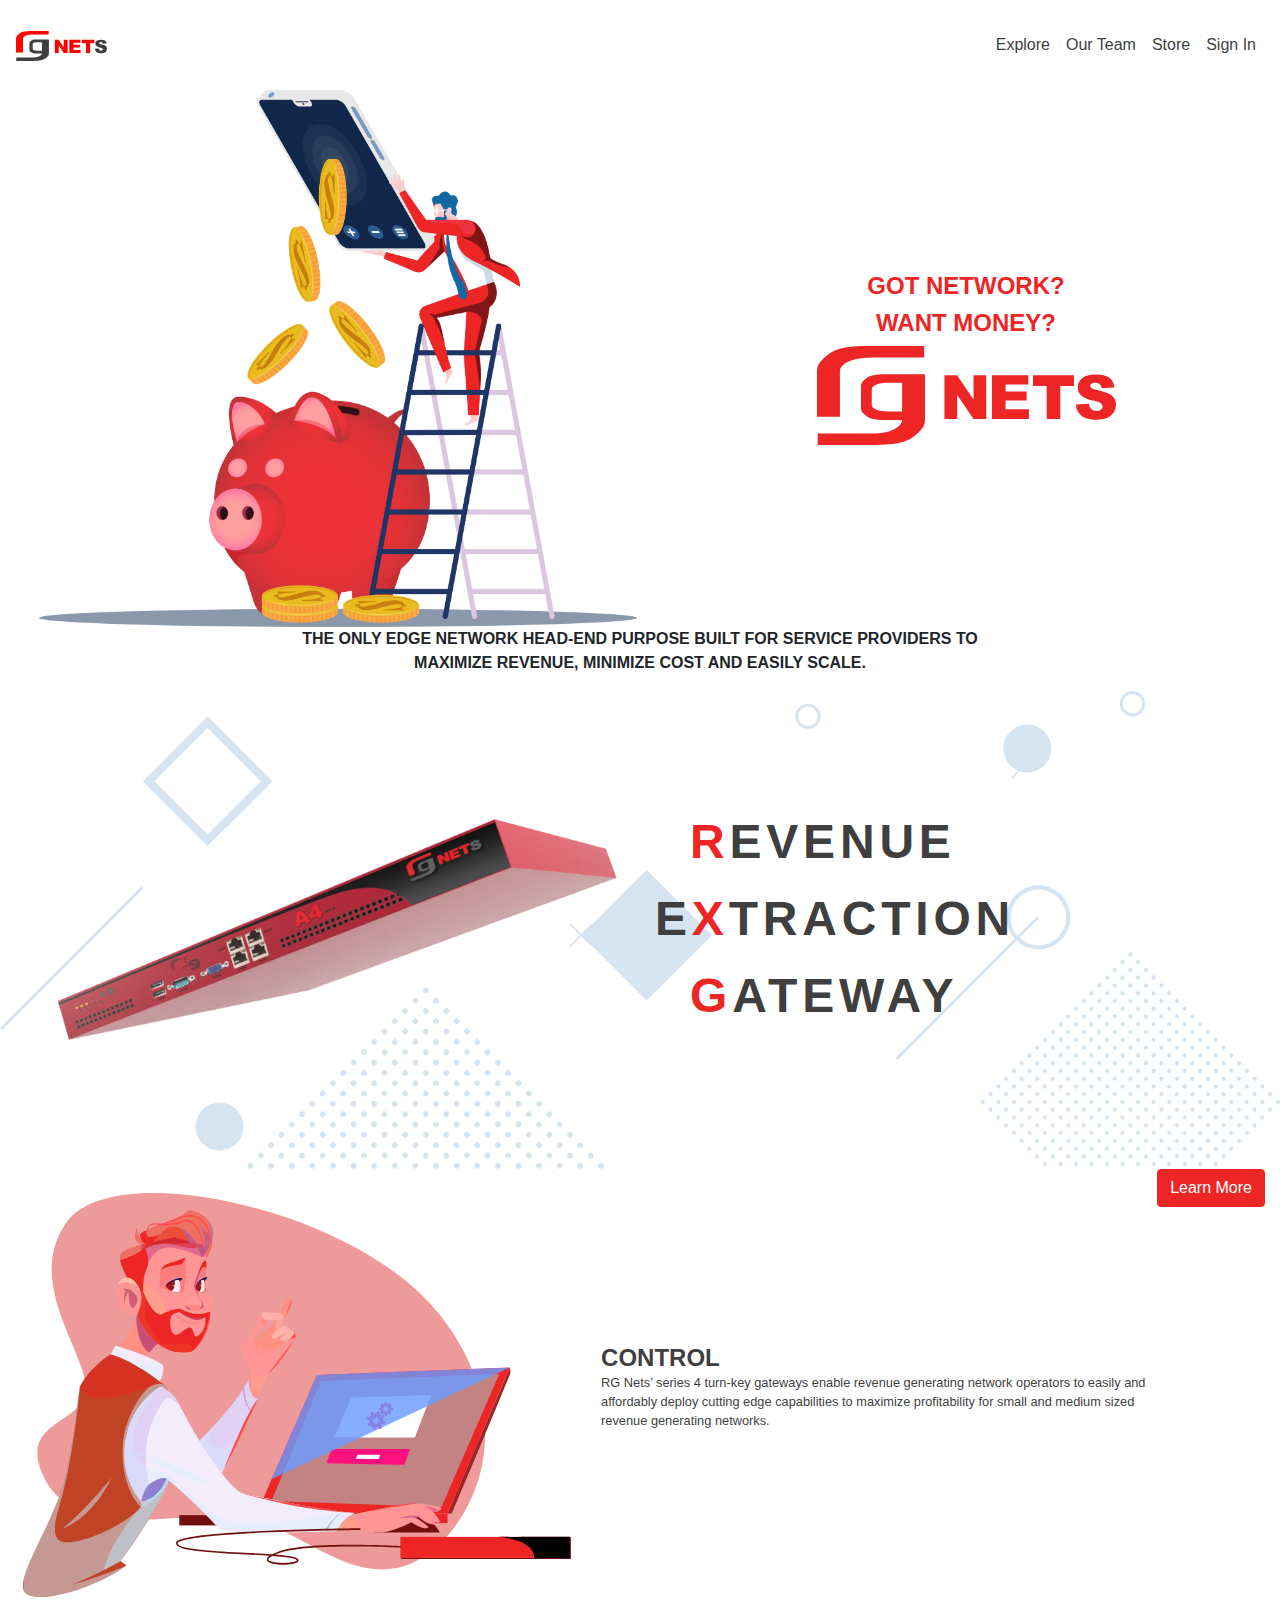
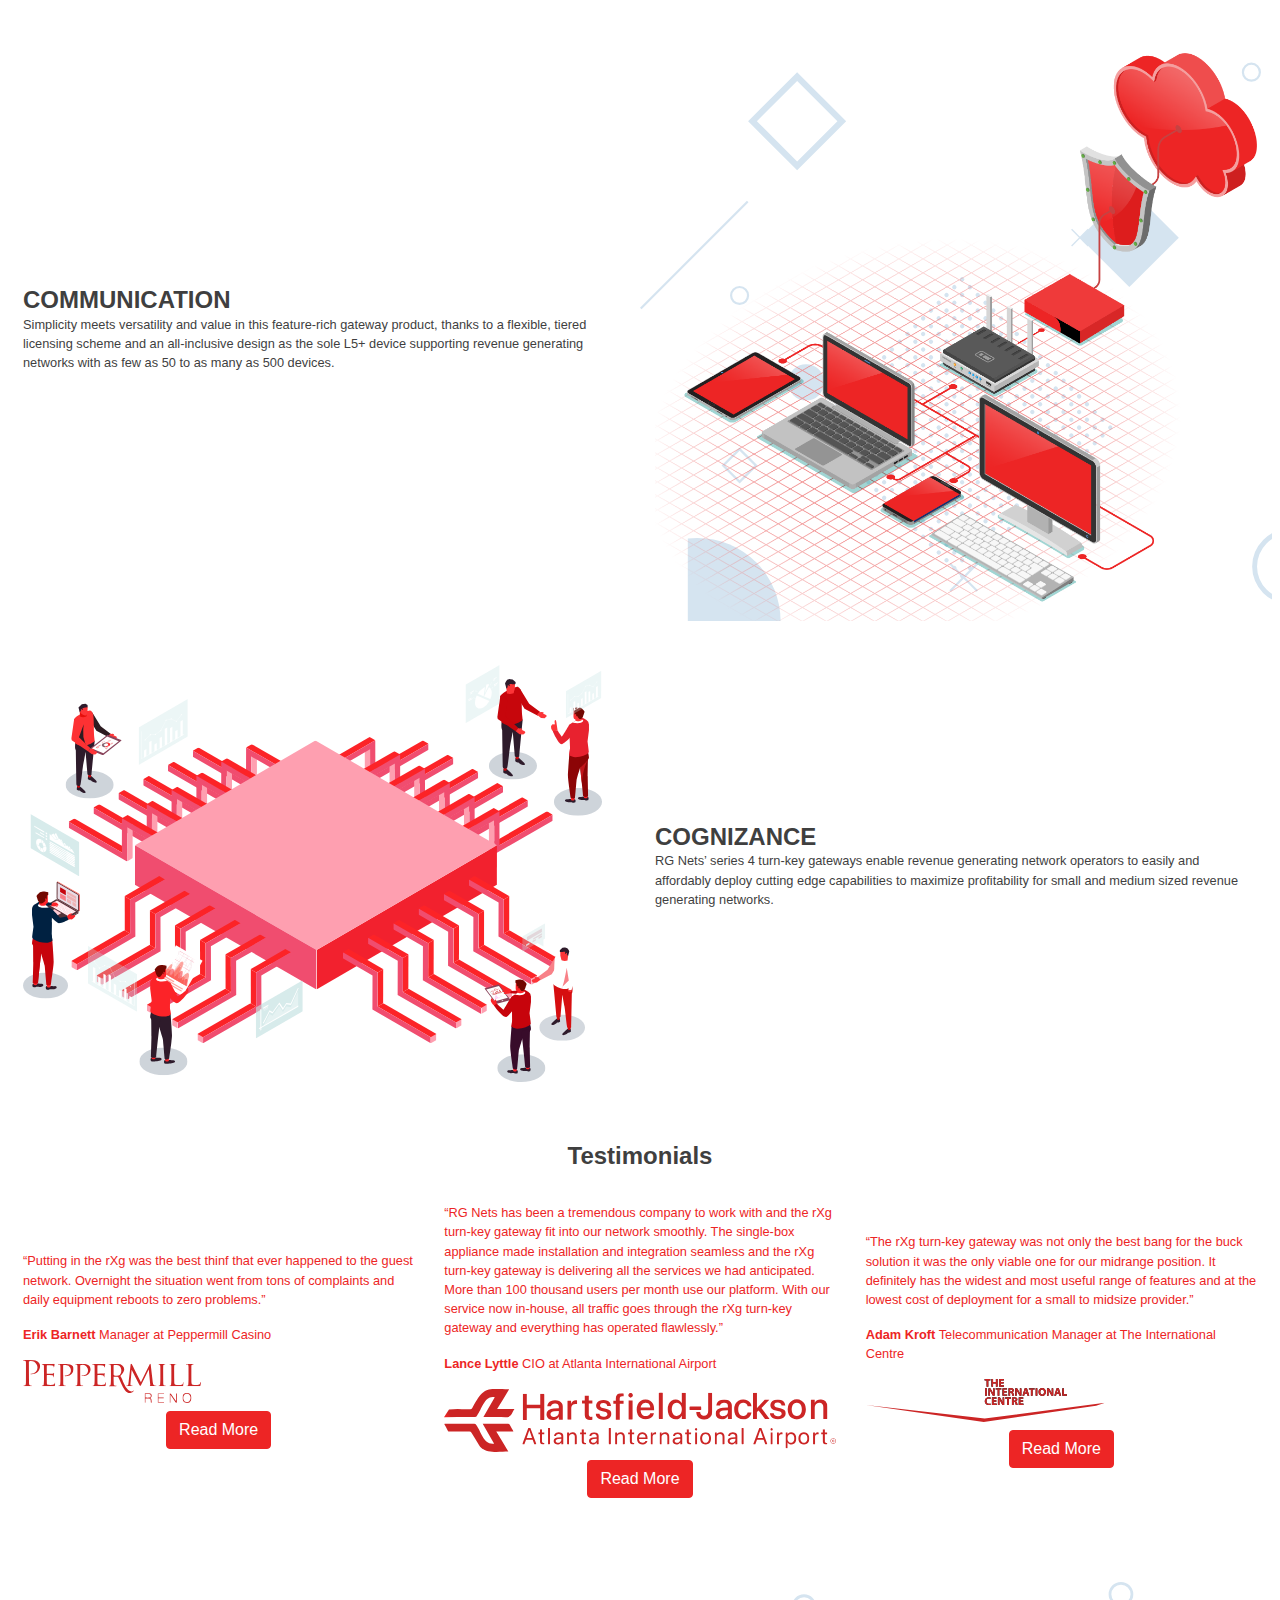
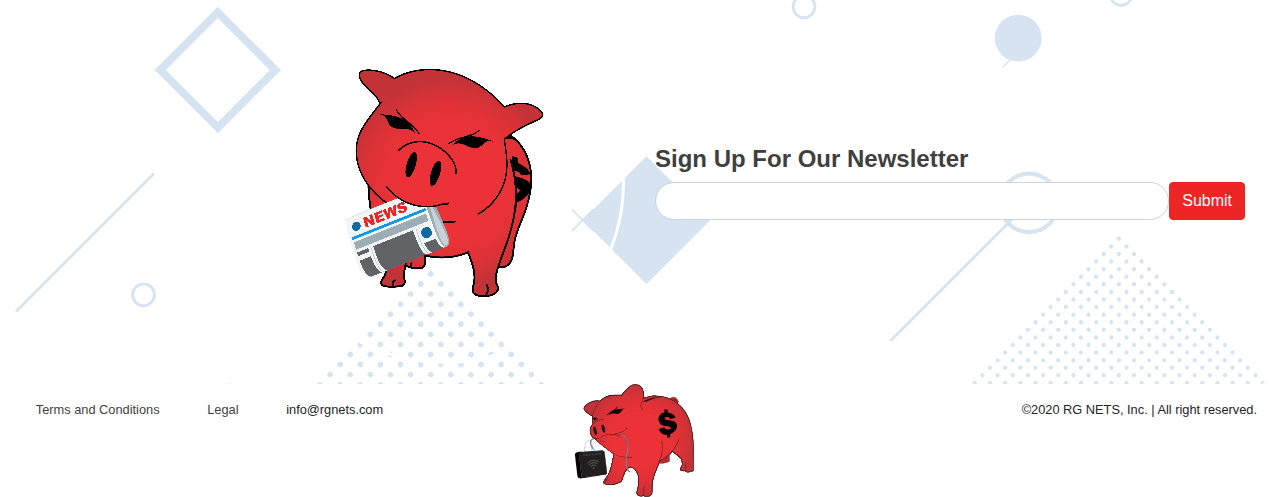
<file: index.html>
<!doctype html>
<html lang="en">
  <head>
    <!-- Required meta tags -->
    <meta charset="utf-8">
    <meta name="viewport" content="width=device-width, initial-scale=1, shrink-to-fit=no">

    <!-- Bootstrap CSS -->
    <link rel="stylesheet" href="https://maxcdn.bootstrapcdn.com/bootstrap/4.0.0/css/bootstrap.min.css" integrity="sha384-Gn5384xqQ1aoWXA+058RXPxPg6fy4IWvTNh0E263XmFcJlSAwiGgFAW/dAiS6JXm" crossorigin="anonymous">
    <link href="main.css" rel="stylesheet" type="text/css" />


    <title>rgnets.com</title>
  </head>
  <body>
    <nav class="navbar navbar-expand-md navbar-light py-md-4">
      <a class="navbar-brand" href="#">
          <img src='assets/rgnets.svg' width='50%' />
      </a>
    
      <button class="navbar-toggler" type="button" data-toggle="collapse" data-target="#collapsibleNavbar">
        <span class="navbar-toggler-icon"></span>
      </button>

      <div class="collapse navbar-collapse justify-content-end" id="collapsibleNavbar">
        <ul class="navbar-nav text-center float-right">
          <li class="nav-item">
            <a class="nav-link" href="#">Explore</a>
          </li>
          <li class="nav-item">
            <a class="nav-link" href="#">Our Team</a>
          </li>
          <li class="nav-item">
            <a class="nav-link" href="#">Store</a>
          </li>
          <li class="nav-item">
            <a class="nav-link" href="#">Sign In</a>
          </li>
        </ul>
      </div>
    </nav>
  
    <div class='container-fluid'>

      <div class='row align-items-center pl-4'>
        <div class='col-md-6'>
          <img src='assets/home.svg' class='img-fluid' />
        </div>
        <div class='col-md-6 text-center'>
          <h4 class='text-primary'><b>GOT NETWORK?</b></h4>
          <h4 class='text-primary'><b>WANT MONEY?</b></h4>
          <img src='assets/rg-red.svg' class='img-fluid' width='50%'/>
        </div>
      </div>
      <div class='col-md-7 mx-auto text-center'>
        <p><b>THE ONLY EDGE NETWORK HEAD-END PURPOSE BUILT FOR SERVICE 
          PROVIDERS TO MAXIMIZE REVENUE, MINIMIZE COST AND EASILY SCALE.</b></p>
      </div>

      <div class='row align-items-center px-md-4 bg-overlay'>
          <div class='col-md-6'>
            <img src='assets/a4.svg' class='shadow img-fluid' />
          </div>
          <div class='col-md-6'>
            <img src='assets/rxg-text.svg' class='img-fluid' />
          </div>
      </div>
      <div class='float-right'>
        <a href='#'>
          <button class='btn btn-primary'>Learn More</button>
        </a>
      </div>

      <div class='card mt-1'>
          <div class='card-body px-0 px-md-1'>
            <div class='row align-items-center px-1'>
              <div class='col-md-6'>
                <img src='assets/control.svg' alt='control' class='img-fluid' />
              </div>
              <div class='col-md-6'>
                  <h4 class='text-gray mb-0'><b>CONTROL</b></h4>
                  <p class='small text-gray'>RG Nets’ series 4 turn-key gateways enable 
                    revenue generating network operators to easily and affordably 
                    deploy cutting edge capabilities to maximize profitability for 
                    small and medium sized revenue generating networks.</p>
              </div>
            </div>
          </div>
      </div>

      <div class='card mt-3'>
        <div class='card-body px-0 px-md-1'>
          <div class='row align-items-center px-1'>
            <div class='col-md-6 order-md-2 bg-overlay'>
              <img src='assets/communication.svg' alt='communication' class='img-fluid' />
            </div>
            <div class='col-md-6 order-md-1'>
              <h4 class='text-gray mb-0'><b>COMMUNICATION</b></h4>
              <p class='small text-gray'>Simplicity meets versatility and value in this 
                  feature-rich gateway product, thanks to a flexible, tiered 
                  licensing scheme and an all-inclusive design as the sole L5+ 
                  device supporting revenue generating networks with as few as 
                  50 to as many as 500 devices.</p>
            </div>
          </div>
        </div>
      </div>

      <div class='card mt-1'>
        <div class='card-body px-0 px-md-1'>
          <div class='row align-items-center px-1'>
            <div class='col-md-6'>
              <img src='assets/cognizance.svg' alt='control' class='img-fluid' />
            </div>
            <div class='col-md-6'>
                <h4 class='text-gray mb-0'><b>COGNIZANCE</b></h4>
                <p class='small text-gray'>RG Nets’ series 4 turn-key gateways enable 
                  revenue generating network operators to easily and affordably 
                  deploy cutting edge capabilities to maximize profitability for 
                  small and medium sized revenue generating networks.</p>
            </div>
          </div>
        </div>
      </div>

      <div class='card mt-1'>
        <div class='card-body px-0 px-md-1 mb-5'>
          <div class='py-3'>
            <h4 class='text-gray text-center'><b>Testimonials</b></h4>
          </div>
          <div class='row align-items-center px-1'>
            <div class='col-md-4 order-md-2 py-2'>
              <p class='small text-primary'>
                “RG Nets has been a tremendous company to work with and the 
                rXg turn-key gateway fit into our network smoothly. 
                The single-box appliance made installation and integration 
                seamless and the rXg turn-key gateway is delivering all the 
                services we had anticipated. More than 100 thousand users per 
                month use our platform. With our service now in-house, all 
                traffic goes through the rXg turn-key gateway and everything 
                has operated flawlessly.”
              </p>
              <p class='small text-primary'><b>Lance Lyttle</b> CIO at Atlanta International Airport</p>
              <img src='assets/hartsfield.svg' alt='hartsfield-jackson airpot' class='img-fluid' />
              <div class='text-center py-2'>
                <a href='#'>
                  <button class='btn btn-primary'>Read More</button>
                </a>
              </div>
            </div>
            <div class='col-md-4 order-md-1 py-2'>
              <p class='small text-primary'>
                “Putting in the rXg was the best thinf that ever happened to the 
                guest network. Overnight the situation went from tons of complaints 
                and daily equipment reboots to zero problems.”
              </p>
              <p class='small text-primary'><b>Erik Barnett</b> Manager at Peppermill Casino</p>
              <img src='assets/peppermill.svg' alt='peppermill casino' class='img-fluid' />
              <div class='text-center py-2'>
                <a href='#'>
                  <button class='btn btn-primary'>Read More</button>
                </a>
              </div>
            </div>
            <div class='col-md-4 order-md-3 py-2'>
              <p class='small text-primary'>
                “The rXg turn-key gateway was not only the best bang for the buck 
                solution it was the only viable one for our midrange position. 
                It definitely has the widest and most useful range of features 
                and at the lowest cost of deployment for a small to midsize provider.”
              </p>
              <p class='small text-primary'><b>Adam Kroft</b> Telecommunication Manager at The International Centre</p>
              <img src='assets/international.svg' alt='international centre' class='img-fluid' />
              <div class='text-center py-2'>
                <a href='#'>
                  <button class='btn btn-primary'>Read More</button>
                </a>
              </div>
            </div>
          </div>
        </div>
      </div>

      <div class='card bg-overlay'>
        <div class='card-body'>
          <div class='row align-items-center'>
            <div class='col-md-6 text-md-right'>
              <img src='assets/news-pig.svg' class='img-fluid' />
            </div>
            <div class='col-md-6 text-md-left'>
              <h4 class='text-gray'><b>Sign Up For Our Newsletter</b></h4>
              <div class='d-flex flex-row'>
                <label for='your email' class='sr-only'>Your Email</label>
                <input type='email' class='form-control input-r' id='email'>
                <button type='submit' class='btn btn-primary text-white'>Submit</button>
              </div>
            </div>
          </div>
        </div>
      </div>


    <footer>

          <div class='row px-2 small text-center justify-content-md-around'>
            <div class='col-md pt-3 pl-md-1 d-md-flex flex-md-row justify-content-around'>
              <a href='#'>Terms and Conditions</a>
              <a href='#'>Legal</a>
              <p>info@rgnets.com</p>
            </div>
            <div class='col-md text-center'>
              <img src='assets/pig-footer.svg' class='img-fluid' width='30%'/>
            </div>
            <div class='col-md pt-3 text-md-right'>
              <p>©2020 RG NETS, Inc. | All right reserved.</p>
            </div>
          </div>

    </footer>
  </div>
    <script src="https://code.jquery.com/jquery-3.2.1.slim.min.js" integrity="sha384-KJ3o2DKtIkvYIK3UENzmM7KCkRr/rE9/Qpg6aAZGJwFDMVNA/GpGFF93hXpG5KkN" crossorigin="anonymous"></script>
    <script src="https://cdnjs.cloudflare.com/ajax/libs/popper.js/1.12.9/umd/popper.min.js" integrity="sha384-ApNbgh9B+Y1QKtv3Rn7W3mgPxhU9K/ScQsAP7hUibX39j7fakFPskvXusvfa0b4Q" crossorigin="anonymous"></script>
    <script src="https://maxcdn.bootstrapcdn.com/bootstrap/4.0.0/js/bootstrap.min.js" integrity="sha384-JZR6Spejh4U02d8jOt6vLEHfe/JQGiRRSQQxSfFWpi1MquVdAyjUar5+76PVCmYl" crossorigin="anonymous"></script>
  </body>
</html>
</file>
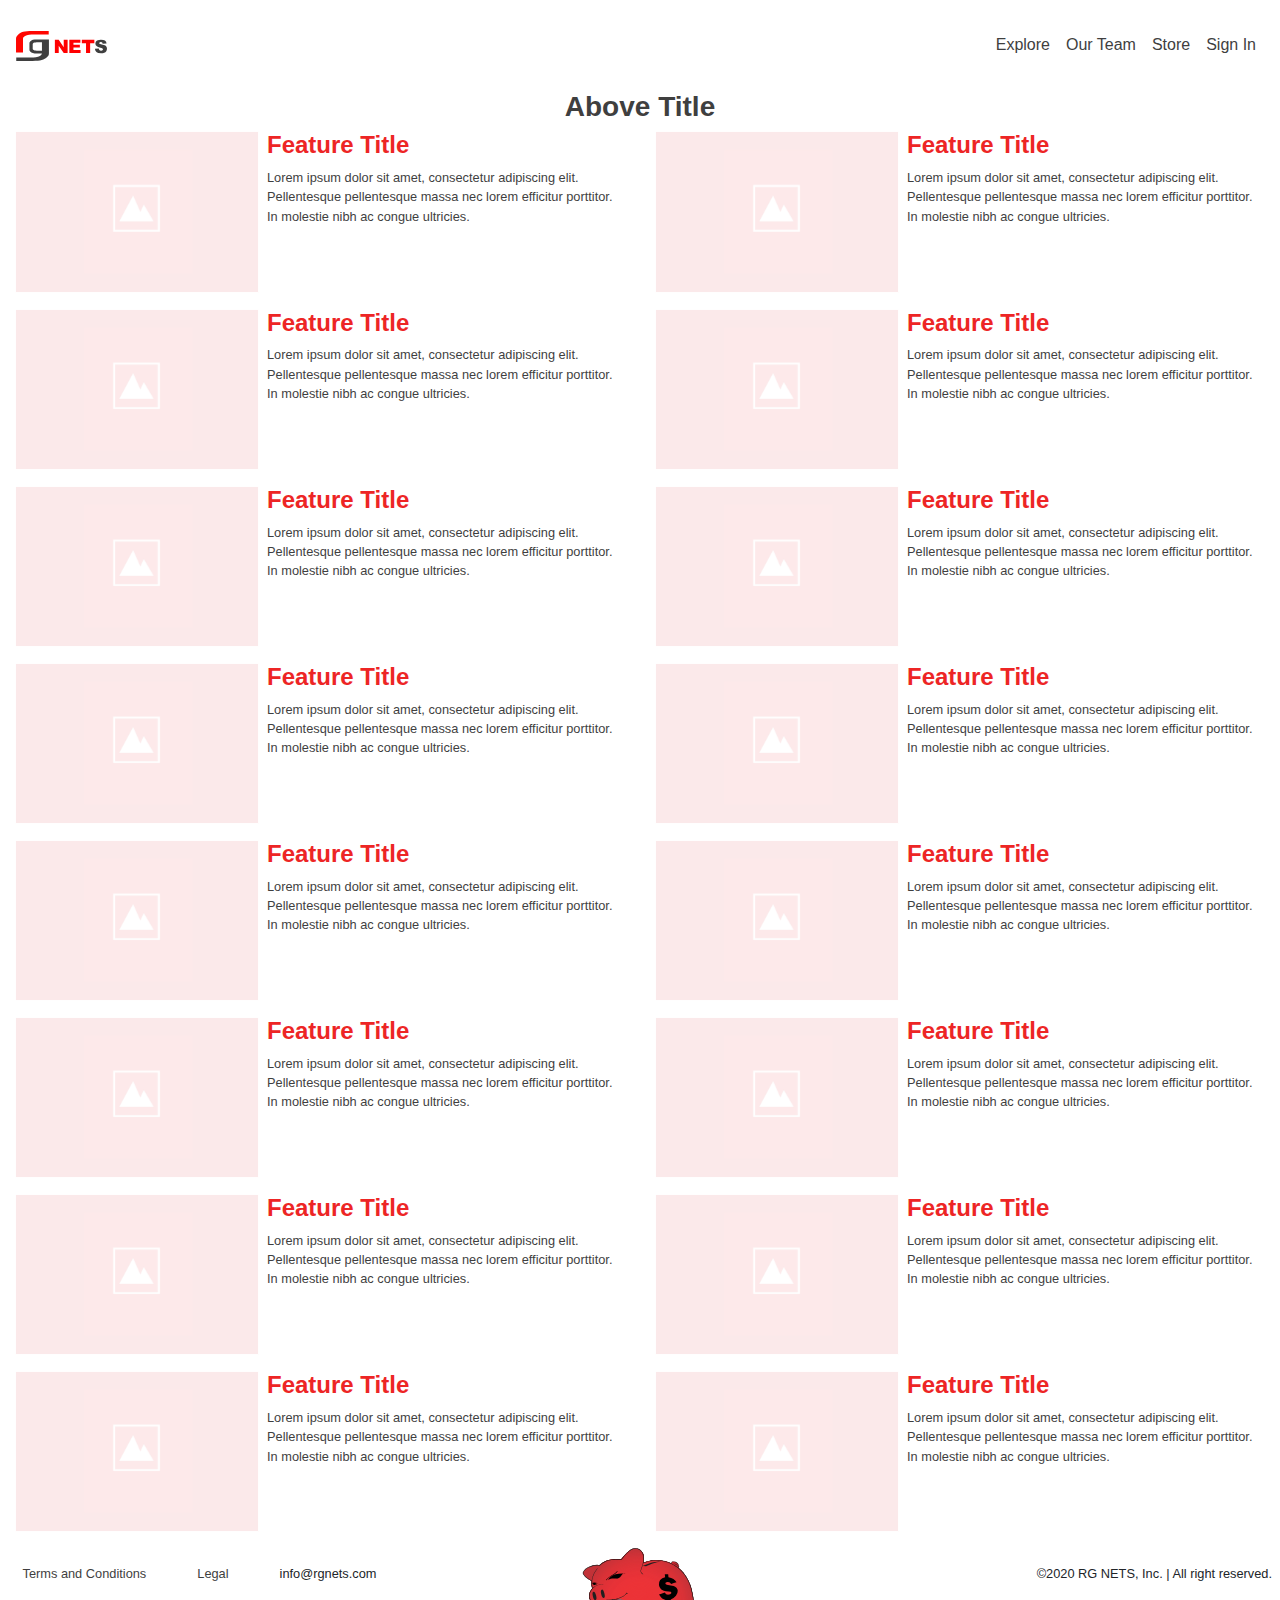
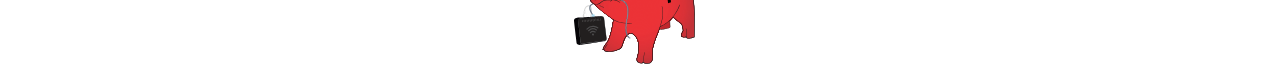
<file: explore-features-expand.html>
<!doctype html>
<html lang="en">
  <head>
    <!-- Required meta tags -->
    <meta charset="utf-8">
    <meta name="viewport" content="width=device-width, initial-scale=1, shrink-to-fit=no">

    <!-- Bootstrap CSS -->
    <link rel="stylesheet" href="https://maxcdn.bootstrapcdn.com/bootstrap/4.0.0/css/bootstrap.min.css" integrity="sha384-Gn5384xqQ1aoWXA+058RXPxPg6fy4IWvTNh0E263XmFcJlSAwiGgFAW/dAiS6JXm" crossorigin="anonymous">
    <link href="main.css" rel="stylesheet" type="text/css" />


    <title>rgnets.com</title>
  </head>
  <body>
    <nav class="navbar navbar-expand-md navbar-light py-md-4">
        <a class="navbar-brand" href="#">
            <img src='assets/rgnets.svg' width='50%' />
        </a>
      
        <button class="navbar-toggler" type="button" data-toggle="collapse" data-target="#collapsibleNavbar">
          <span class="navbar-toggler-icon"></span>
        </button>

        <div class="collapse navbar-collapse justify-content-end" id="collapsibleNavbar">
          <ul class="navbar-nav text-center float-right">
            <li class="nav-item">
              <a class="nav-link" href="#">Explore</a>
            </li>
            <li class="nav-item">
              <a class="nav-link" href="#">Our Team</a>
            </li>
            <li class="nav-item">
              <a class="nav-link" href="#">Store</a>
            </li>
            <li class="nav-item">
              <a class="nav-link" href="#">Sign In</a>
            </li>
          </ul>
        </div>
      </nav>

      <div class='container-fluid'>
            <h3 class='text-gray text-center'><b>Above Title</b></h3>
              <div class='row'>
                <div class='col col-md-6 d-flex flex-row mb-3'>
                    <img src='assets/placeholder.svg' alt='placeholder' class='img-fluid' width='40%'/>
                    <div class='ml-2'>
                      <h4 class='text-primary'><b>Feature Title</b></h4>
                      <p class='text-gray small'>Lorem ipsum dolor sit amet, 
                            consectetur adipiscing elit. Pellentesque 
                            pellentesque massa nec lorem efficitur porttitor. 
                            In molestie nibh ac congue ultricies.
                      </p>
                    </div>
                </div>
                <div class='col-md-6 d-flex flex-row mb-3'>
                    <img src='assets/placeholder.svg' alt='placeholder' class='img-fluid' width='40%'/>
                    <div class='ml-2'>
                      <h4 class='text-primary'><b>Feature Title</b></h4>
                      <p class='text-gray small'>Lorem ipsum dolor sit amet, 
                            consectetur adipiscing elit. Pellentesque 
                            pellentesque massa nec lorem efficitur porttitor. 
                            In molestie nibh ac congue ultricies.
                      </p>
                    </div>
                </div>
                <div class='col-md-6 d-flex flex-row mb-3'>
                    <img src='assets/placeholder.svg' alt='placeholder' class='img-fluid' width='40%'/>
                    <div class='ml-2'>
                      <h4 class='text-primary'><b>Feature Title</b></h4>
                      <p class='text-gray small'>Lorem ipsum dolor sit amet, 
                            consectetur adipiscing elit. Pellentesque 
                            pellentesque massa nec lorem efficitur porttitor. 
                            In molestie nibh ac congue ultricies.
                      </p>
                    </div>
                </div>
                <div class='col-md-6 d-flex flex-row mb-3'>
                    <img src='assets/placeholder.svg' alt='placeholder' class='img-fluid' width='40%'/>
                    <div class='ml-2'>
                      <h4 class='text-primary'><b>Feature Title</b></h4>
                      <p class='text-gray small'>Lorem ipsum dolor sit amet, 
                            consectetur adipiscing elit. Pellentesque 
                            pellentesque massa nec lorem efficitur porttitor. 
                            In molestie nibh ac congue ultricies.
                      </p>
                    </div>
                </div>
                <div class='col-md-6 d-flex flex-row mb-3'>
                    <img src='assets/placeholder.svg' alt='placeholder' class='img-fluid' width='40%'/>
                    <div class='ml-2'>
                      <h4 class='text-primary'><b>Feature Title</b></h4>
                      <p class='text-gray small'>Lorem ipsum dolor sit amet, 
                            consectetur adipiscing elit. Pellentesque 
                            pellentesque massa nec lorem efficitur porttitor. 
                            In molestie nibh ac congue ultricies.
                      </p>
                    </div>
                </div>
                <div class='col-md-6 d-flex flex-row mb-3'>
                    <img src='assets/placeholder.svg' alt='placeholder' class='img-fluid' width='40%'/>
                    <div class='ml-2'>
                      <h4 class='text-primary'><b>Feature Title</b></h4>
                      <p class='text-gray small'>Lorem ipsum dolor sit amet, 
                            consectetur adipiscing elit. Pellentesque 
                            pellentesque massa nec lorem efficitur porttitor. 
                            In molestie nibh ac congue ultricies.
                      </p>
                    </div>
                </div>
                <div class='col-md-6 d-flex flex-row mb-3'>
                    <img src='assets/placeholder.svg' alt='placeholder' class='img-fluid' width='40%'/>
                    <div class='ml-2'>
                      <h4 class='text-primary'><b>Feature Title</b></h4>
                      <p class='text-gray small'>Lorem ipsum dolor sit amet, 
                            consectetur adipiscing elit. Pellentesque 
                            pellentesque massa nec lorem efficitur porttitor. 
                            In molestie nibh ac congue ultricies.
                      </p>
                    </div>
                </div>
                <div class='col-md-6 d-flex flex-row mb-3'>
                    <img src='assets/placeholder.svg' alt='placeholder' class='img-fluid' width='40%'/>
                    <div class='ml-2'>
                      <h4 class='text-primary'><b>Feature Title</b></h4>
                      <p class='text-gray small'>Lorem ipsum dolor sit amet, 
                            consectetur adipiscing elit. Pellentesque 
                            pellentesque massa nec lorem efficitur porttitor. 
                            In molestie nibh ac congue ultricies.
                      </p>
                    </div>
                </div>
                <div class='col col-md-6 d-flex flex-row mb-3'>
                    <img src='assets/placeholder.svg' alt='placeholder' class='img-fluid' width='40%'/>
                    <div class='ml-2'>
                      <h4 class='text-primary'><b>Feature Title</b></h4>
                      <p class='text-gray small'>Lorem ipsum dolor sit amet, 
                            consectetur adipiscing elit. Pellentesque 
                            pellentesque massa nec lorem efficitur porttitor. 
                            In molestie nibh ac congue ultricies.
                      </p>
                    </div>
                </div>
                <div class='col-md-6 d-flex flex-row mb-3'>
                    <img src='assets/placeholder.svg' alt='placeholder' class='img-fluid' width='40%'/>
                    <div class='ml-2'>
                      <h4 class='text-primary'><b>Feature Title</b></h4>
                      <p class='text-gray small'>Lorem ipsum dolor sit amet, 
                            consectetur adipiscing elit. Pellentesque 
                            pellentesque massa nec lorem efficitur porttitor. 
                            In molestie nibh ac congue ultricies.
                      </p>
                    </div>
                </div>
                <div class='col-md-6 d-flex flex-row mb-3'>
                    <img src='assets/placeholder.svg' alt='placeholder' class='img-fluid' width='40%'/>
                    <div class='ml-2'>
                      <h4 class='text-primary'><b>Feature Title</b></h4>
                      <p class='text-gray small'>Lorem ipsum dolor sit amet, 
                            consectetur adipiscing elit. Pellentesque 
                            pellentesque massa nec lorem efficitur porttitor. 
                            In molestie nibh ac congue ultricies.
                      </p>
                    </div>
                </div>
                <div class='col-md-6 d-flex flex-row mb-3'>
                    <img src='assets/placeholder.svg' alt='placeholder' class='img-fluid' width='40%'/>
                    <div class='ml-2'>
                      <h4 class='text-primary'><b>Feature Title</b></h4>
                      <p class='text-gray small'>Lorem ipsum dolor sit amet, 
                            consectetur adipiscing elit. Pellentesque 
                            pellentesque massa nec lorem efficitur porttitor. 
                            In molestie nibh ac congue ultricies.
                      </p>
                    </div>
                </div>
                <div class='col-md-6 d-flex flex-row mb-3'>
                    <img src='assets/placeholder.svg' alt='placeholder' class='img-fluid' width='40%'/>
                    <div class='ml-2'>
                      <h4 class='text-primary'><b>Feature Title</b></h4>
                      <p class='text-gray small'>Lorem ipsum dolor sit amet, 
                            consectetur adipiscing elit. Pellentesque 
                            pellentesque massa nec lorem efficitur porttitor. 
                            In molestie nibh ac congue ultricies.
                      </p>
                    </div>
                </div>
                <div class='col-md-6 d-flex flex-row mb-3'>
                    <img src='assets/placeholder.svg' alt='placeholder' class='img-fluid' width='40%'/>
                    <div class='ml-2'>
                      <h4 class='text-primary'><b>Feature Title</b></h4>
                      <p class='text-gray small'>Lorem ipsum dolor sit amet, 
                            consectetur adipiscing elit. Pellentesque 
                            pellentesque massa nec lorem efficitur porttitor. 
                            In molestie nibh ac congue ultricies.
                      </p>
                    </div>
                </div>
                <div class='col-md-6 d-flex flex-row mb-3'>
                    <img src='assets/placeholder.svg' alt='placeholder' class='img-fluid' width='40%'/>
                    <div class='ml-2'>
                      <h4 class='text-primary'><b>Feature Title</b></h4>
                      <p class='text-gray small'>Lorem ipsum dolor sit amet, 
                            consectetur adipiscing elit. Pellentesque 
                            pellentesque massa nec lorem efficitur porttitor. 
                            In molestie nibh ac congue ultricies.
                      </p>
                    </div>
                </div>
                <div class='col-md-6 d-flex flex-row mb-3'>
                    <img src='assets/placeholder.svg' alt='placeholder' class='img-fluid' width='40%'/>
                    <div class='ml-2'>
                      <h4 class='text-primary'><b>Feature Title</b></h4>
                      <p class='text-gray small'>Lorem ipsum dolor sit amet, 
                            consectetur adipiscing elit. Pellentesque 
                            pellentesque massa nec lorem efficitur porttitor. 
                            In molestie nibh ac congue ultricies.
                      </p>
                    </div>
                </div>
            </div>
          </div>
      </div>

      <footer>

        <div class='row px-2 small text-center justify-content-md-around'>
          <div class='col-md pt-3 pl-md-1 d-md-flex flex-md-row justify-content-around'>
            <a href='#'>Terms and Conditions</a>
            <a href='#'>Legal</a>
            <p>info@rgnets.com</p>
          </div>
          <div class='col-md text-center'>
            <img src='assets/pig-footer.svg' class='img-fluid' width='30%'/>
          </div>
          <div class='col-md pt-3 text-md-right'>
            <p>©2020 RG NETS, Inc. | All right reserved.</p>
          </div>
        </div>
  
      </footer>

    <script src="https://code.jquery.com/jquery-3.2.1.slim.min.js" integrity="sha384-KJ3o2DKtIkvYIK3UENzmM7KCkRr/rE9/Qpg6aAZGJwFDMVNA/GpGFF93hXpG5KkN" crossorigin="anonymous"></script>
    <script src="https://cdnjs.cloudflare.com/ajax/libs/popper.js/1.12.9/umd/popper.min.js" integrity="sha384-ApNbgh9B+Y1QKtv3Rn7W3mgPxhU9K/ScQsAP7hUibX39j7fakFPskvXusvfa0b4Q" crossorigin="anonymous"></script>
    <script src="https://maxcdn.bootstrapcdn.com/bootstrap/4.0.0/js/bootstrap.min.js" integrity="sha384-JZR6Spejh4U02d8jOt6vLEHfe/JQGiRRSQQxSfFWpi1MquVdAyjUar5+76PVCmYl" crossorigin="anonymous"></script>
  </body>
</html>
</file>
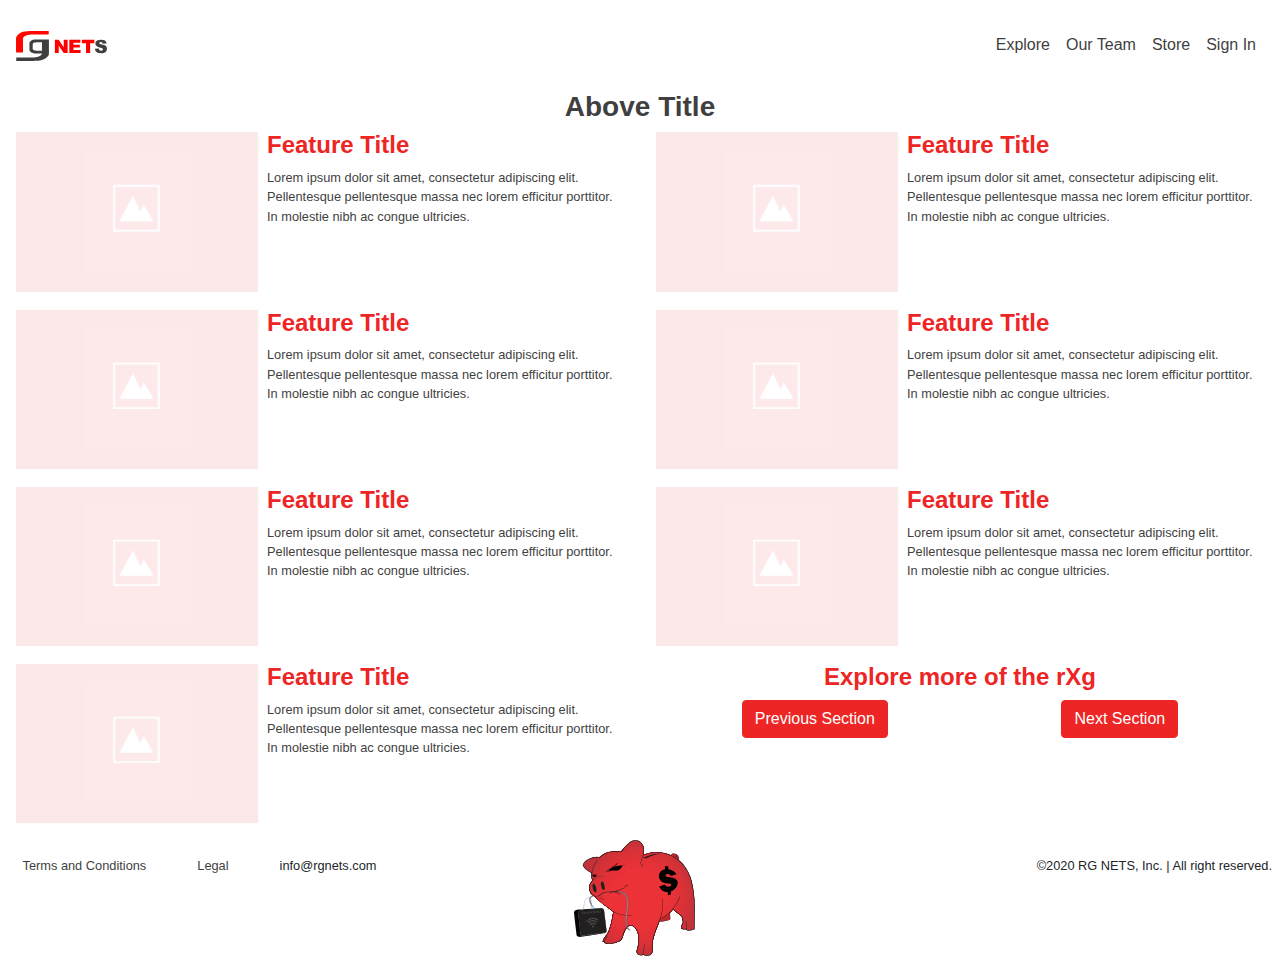
<file: explore-features.html>
<!doctype html>
<html lang="en">
  <head>
    <!-- Required meta tags -->
    <meta charset="utf-8">
    <meta name="viewport" content="width=device-width, initial-scale=1, shrink-to-fit=no">

    <!-- Bootstrap CSS -->
    <link rel="stylesheet" href="https://maxcdn.bootstrapcdn.com/bootstrap/4.0.0/css/bootstrap.min.css" integrity="sha384-Gn5384xqQ1aoWXA+058RXPxPg6fy4IWvTNh0E263XmFcJlSAwiGgFAW/dAiS6JXm" crossorigin="anonymous">
    <link href="main.css" rel="stylesheet" type="text/css" />


    <title>rgnets.com</title>
  </head>
  <body>
    <nav class="navbar navbar-expand-md navbar-light py-md-4">
        <a class="navbar-brand" href="#">
            <img src='assets/rgnets.svg' width='50%' />
        </a>
      
        <button class="navbar-toggler" type="button" data-toggle="collapse" data-target="#collapsibleNavbar">
          <span class="navbar-toggler-icon"></span>
        </button>

        <div class="collapse navbar-collapse justify-content-end" id="collapsibleNavbar">
          <ul class="navbar-nav text-center float-right">
            <li class="nav-item">
              <a class="nav-link" href="#">Explore</a>
            </li>
            <li class="nav-item">
              <a class="nav-link" href="#">Our Team</a>
            </li>
            <li class="nav-item">
              <a class="nav-link" href="#">Store</a>
            </li>
            <li class="nav-item">
              <a class="nav-link" href="#">Sign In</a>
            </li>
          </ul>
        </div>
      </nav>

      <div class='container-fluid'>
            <h3 class='text-gray text-center'><b>Above Title</b></h3>
              <div class='row'>
                <div class='col col-md-6 d-flex flex-row mb-3'>
                    <img src='assets/placeholder.svg' alt='placeholder' class='img-fluid' width='40%'/>
                    <div class='ml-2'>
                      <h4 class='text-primary'><b>Feature Title</b></h4>
                      <p class='text-gray small'>Lorem ipsum dolor sit amet, 
                            consectetur adipiscing elit. Pellentesque 
                            pellentesque massa nec lorem efficitur porttitor. 
                            In molestie nibh ac congue ultricies.
                      </p>
                    </div>
                </div>
                <div class='col-md-6 d-flex flex-row mb-3'>
                    <img src='assets/placeholder.svg' alt='placeholder' class='img-fluid' width='40%'/>
                    <div class='ml-2'>
                      <h4 class='text-primary'><b>Feature Title</b></h4>
                      <p class='text-gray small'>Lorem ipsum dolor sit amet, 
                            consectetur adipiscing elit. Pellentesque 
                            pellentesque massa nec lorem efficitur porttitor. 
                            In molestie nibh ac congue ultricies.
                      </p>
                    </div>
                </div>
                <div class='col-md-6 d-flex flex-row mb-3'>
                    <img src='assets/placeholder.svg' alt='placeholder' class='img-fluid' width='40%'/>
                    <div class='ml-2'>
                      <h4 class='text-primary'><b>Feature Title</b></h4>
                      <p class='text-gray small'>Lorem ipsum dolor sit amet, 
                            consectetur adipiscing elit. Pellentesque 
                            pellentesque massa nec lorem efficitur porttitor. 
                            In molestie nibh ac congue ultricies.
                      </p>
                    </div>
                </div>
                <div class='col-md-6 d-flex flex-row mb-3'>
                    <img src='assets/placeholder.svg' alt='placeholder' class='img-fluid' width='40%'/>
                    <div class='ml-2'>
                      <h4 class='text-primary'><b>Feature Title</b></h4>
                      <p class='text-gray small'>Lorem ipsum dolor sit amet, 
                            consectetur adipiscing elit. Pellentesque 
                            pellentesque massa nec lorem efficitur porttitor. 
                            In molestie nibh ac congue ultricies.
                      </p>
                    </div>
                </div>
                <div class='col-md-6 d-flex flex-row mb-3'>
                    <img src='assets/placeholder.svg' alt='placeholder' class='img-fluid' width='40%'/>
                    <div class='ml-2'>
                      <h4 class='text-primary'><b>Feature Title</b></h4>
                      <p class='text-gray small'>Lorem ipsum dolor sit amet, 
                            consectetur adipiscing elit. Pellentesque 
                            pellentesque massa nec lorem efficitur porttitor. 
                            In molestie nibh ac congue ultricies.
                      </p>
                    </div>
                </div>
                <div class='col-md-6 d-flex flex-row mb-3'>
                    <img src='assets/placeholder.svg' alt='placeholder' class='img-fluid' width='40%'/>
                    <div class='ml-2'>
                      <h4 class='text-primary'><b>Feature Title</b></h4>
                      <p class='text-gray small'>Lorem ipsum dolor sit amet, 
                            consectetur adipiscing elit. Pellentesque 
                            pellentesque massa nec lorem efficitur porttitor. 
                            In molestie nibh ac congue ultricies.
                      </p>
                    </div>
                </div>
                <div class='col-md-6 d-flex flex-row mb-3'>
                    <img src='assets/placeholder.svg' alt='placeholder' class='img-fluid' width='40%'/>
                    <div class='ml-2'>
                      <h4 class='text-primary'><b>Feature Title</b></h4>
                      <p class='text-gray small'>Lorem ipsum dolor sit amet, 
                            consectetur adipiscing elit. Pellentesque 
                            pellentesque massa nec lorem efficitur porttitor. 
                            In molestie nibh ac congue ultricies.
                      </p>
                    </div>
                </div>
                <div class='col-md-6 text-center mb-3'>
                    <h4 class='text-primary'><b>Explore more of the rXg</b></h4>
                    <div class='d-flex flex-row justify-content-around'>
                        <a href='#'>
                            <button class='btn btn-primary text-white'>Previous Section</button>
                        </a>
                        <a href='#'>
                            <button class='btn btn-primary text-white'>Next Section</button>
                        </a>
                    </div>
                </div>
            </div>
          </div>
      </div>

      <footer>

        <div class='row px-2 small text-center justify-content-md-around'>
          <div class='col-md pt-3 pl-md-1 d-md-flex flex-md-row justify-content-around'>
            <a href='#'>Terms and Conditions</a>
            <a href='#'>Legal</a>
            <p>info@rgnets.com</p>
          </div>
          <div class='col-md text-center'>
            <img src='assets/pig-footer.svg' class='img-fluid' width='30%'/>
          </div>
          <div class='col-md pt-3 text-md-right'>
            <p>©2020 RG NETS, Inc. | All right reserved.</p>
          </div>
        </div>
  
      </footer>

    <script src="https://code.jquery.com/jquery-3.2.1.slim.min.js" integrity="sha384-KJ3o2DKtIkvYIK3UENzmM7KCkRr/rE9/Qpg6aAZGJwFDMVNA/GpGFF93hXpG5KkN" crossorigin="anonymous"></script>
    <script src="https://cdnjs.cloudflare.com/ajax/libs/popper.js/1.12.9/umd/popper.min.js" integrity="sha384-ApNbgh9B+Y1QKtv3Rn7W3mgPxhU9K/ScQsAP7hUibX39j7fakFPskvXusvfa0b4Q" crossorigin="anonymous"></script>
    <script src="https://maxcdn.bootstrapcdn.com/bootstrap/4.0.0/js/bootstrap.min.js" integrity="sha384-JZR6Spejh4U02d8jOt6vLEHfe/JQGiRRSQQxSfFWpi1MquVdAyjUar5+76PVCmYl" crossorigin="anonymous"></script>
  </body>
</html>
</file>
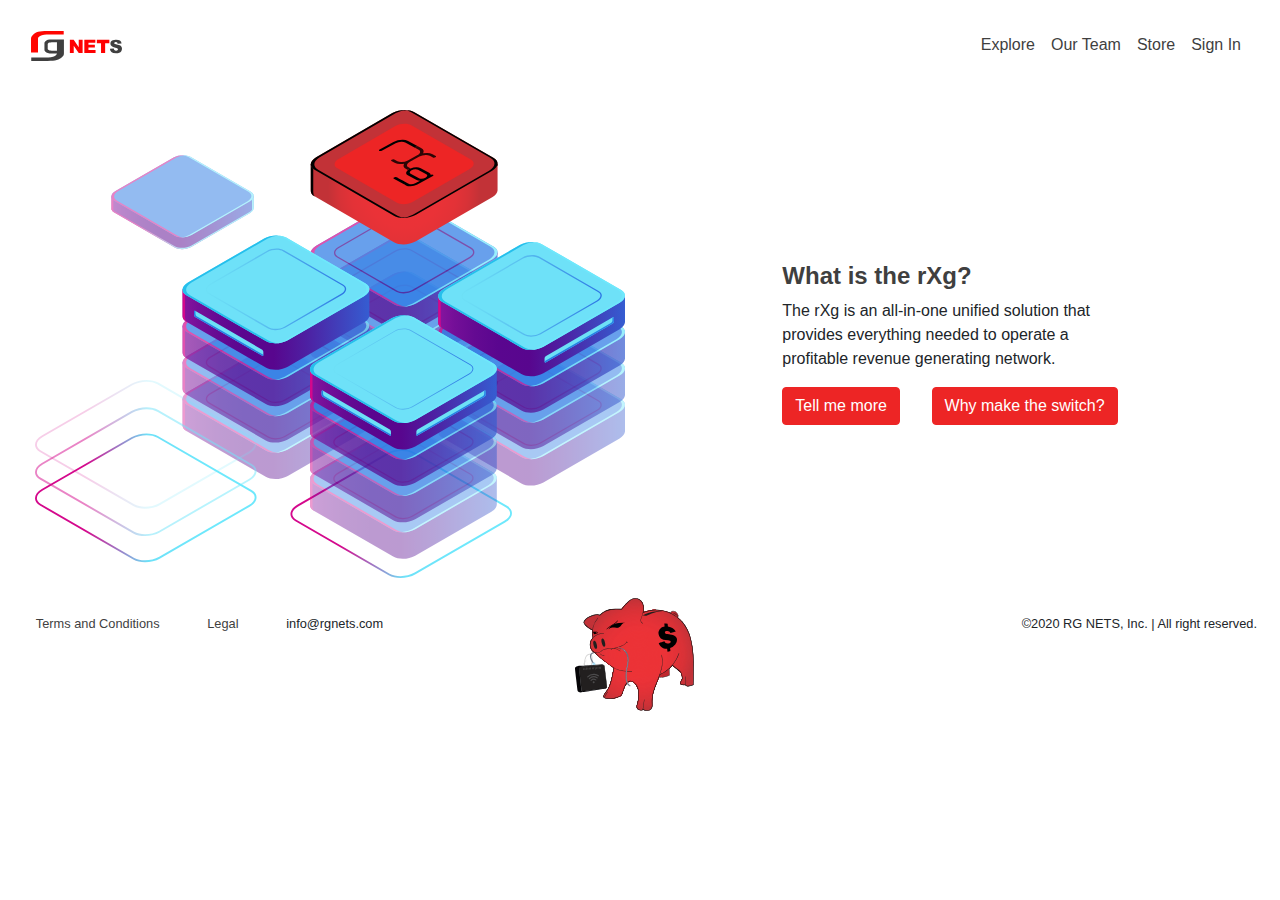
<file: explore-landing.html>
<!doctype html>
<html lang="en">
  <head>
    <!-- Required meta tags -->
    <meta charset="utf-8">
    <meta name="viewport" content="width=device-width, initial-scale=1, shrink-to-fit=no">

    <!-- Bootstrap CSS -->
    <link rel="stylesheet" href="https://maxcdn.bootstrapcdn.com/bootstrap/4.0.0/css/bootstrap.min.css" integrity="sha384-Gn5384xqQ1aoWXA+058RXPxPg6fy4IWvTNh0E263XmFcJlSAwiGgFAW/dAiS6JXm" crossorigin="anonymous">
    <link href="main.css" rel="stylesheet" type="text/css" />


    <title>rgnets.com</title>
  </head>
  <body>
  <div class='container-fluid'>
    <nav class="navbar navbar-expand-md navbar-light py-md-4">
        <a class="navbar-brand" href="#">
            <img src='assets/rgnets.svg' width='50%' />
        </a>
      
        <button class="navbar-toggler" type="button" data-toggle="collapse" data-target="#collapsibleNavbar">
          <span class="navbar-toggler-icon"></span>
        </button>

        <div class="collapse navbar-collapse justify-content-end" id="collapsibleNavbar">
          <ul class="navbar-nav text-center float-right">
            <li class="nav-item">
              <a class="nav-link" href="#">Explore</a>
            </li>
            <li class="nav-item">
              <a class="nav-link" href="#">Our Team</a>
            </li>
            <li class="nav-item">
              <a class="nav-link" href="#">Store</a>
            </li>
            <li class="nav-item">
              <a class="nav-link" href="#">Sign In</a>
            </li>
          </ul>
        </div>
    </nav>
    <div class='card'>
        <div class='card-body'>
            <div class='row align-items-center'>
                <div class='col-md-6'>
                    <img src='assets/explore-splash.svg' alt='explore' class='img-fluid' />
                </div>
                <div class='col-md-6 col-lg-4 mx-auto'>
                    <h4 class='text-gray px-md-4'><b>What is the rXg?</b></h4>
                    <p class='px-md-4'>The rXg is an all-in-one unified solution that 
                        provides everything needed to operate a profitable 
                        revenue generating network.
                    </p>
                    <div class='d-flex flex-row justify-content-between px-md-4'>
                        <button class='btn btn-primary'>Tell me more</button>
                        <button class='btn btn-primary'>Why make the switch?</button>
                    </div>
                </div>
            </div>
        </div>
    </div>

    <footer>

        <div class='row px-2 small text-center justify-content-md-around'>
          <div class='col-md pt-3 pl-md-1 d-md-flex flex-md-row justify-content-around'>
            <a href='#'>Terms and Conditions</a>
            <a href='#'>Legal</a>
            <p>info@rgnets.com</p>
          </div>
          <div class='col-md text-center'>
            <img src='assets/pig-footer.svg' class='img-fluid' width='30%'/>
          </div>
          <div class='col-md pt-3 text-md-right'>
            <p>©2020 RG NETS, Inc. | All right reserved.</p>
          </div>
        </div>
  
    </footer>
  </div>

    <script src="https://code.jquery.com/jquery-3.2.1.slim.min.js" integrity="sha384-KJ3o2DKtIkvYIK3UENzmM7KCkRr/rE9/Qpg6aAZGJwFDMVNA/GpGFF93hXpG5KkN" crossorigin="anonymous"></script>
    <script src="https://cdnjs.cloudflare.com/ajax/libs/popper.js/1.12.9/umd/popper.min.js" integrity="sha384-ApNbgh9B+Y1QKtv3Rn7W3mgPxhU9K/ScQsAP7hUibX39j7fakFPskvXusvfa0b4Q" crossorigin="anonymous"></script>
    <script src="https://maxcdn.bootstrapcdn.com/bootstrap/4.0.0/js/bootstrap.min.js" integrity="sha384-JZR6Spejh4U02d8jOt6vLEHfe/JQGiRRSQQxSfFWpi1MquVdAyjUar5+76PVCmYl" crossorigin="anonymous"></script>
  </body>
</html>
</file>
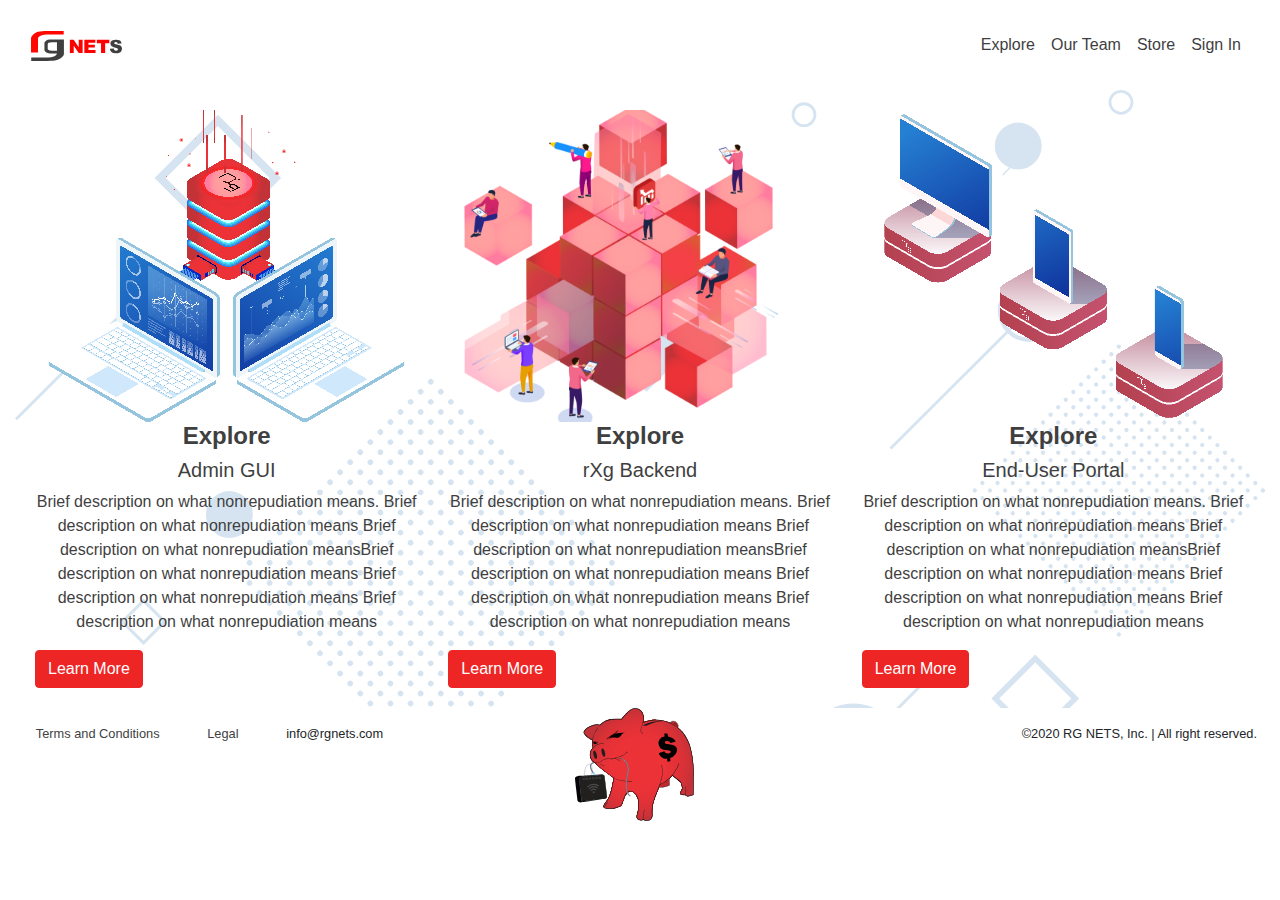
<file: explore-more.html>
<!doctype html>
<html lang="en">
  <head>
    <!-- Required meta tags -->
    <meta charset="utf-8">
    <meta name="viewport" content="width=device-width, initial-scale=1, shrink-to-fit=no">

    <!-- Bootstrap CSS -->
    <link rel="stylesheet" href="https://maxcdn.bootstrapcdn.com/bootstrap/4.0.0/css/bootstrap.min.css" integrity="sha384-Gn5384xqQ1aoWXA+058RXPxPg6fy4IWvTNh0E263XmFcJlSAwiGgFAW/dAiS6JXm" crossorigin="anonymous">
    <link href="main.css" rel="stylesheet" type="text/css" />


    <title>rgnets.com</title>
  </head>
  <body>
  <div class='container-fluid'>
    <nav class="navbar navbar-expand-md navbar-light py-md-4">
        <a class="navbar-brand" href="#">
            <img src='assets/rgnets.svg' width='50%' />
        </a>
      
        <button class="navbar-toggler" type="button" data-toggle="collapse" data-target="#collapsibleNavbar">
          <span class="navbar-toggler-icon"></span>
        </button>

        <div class="collapse navbar-collapse justify-content-end" id="collapsibleNavbar">
          <ul class="navbar-nav text-center float-right">
            <li class="nav-item">
              <a class="nav-link" href="#">Explore</a>
            </li>
            <li class="nav-item">
              <a class="nav-link" href="#">Our Team</a>
            </li>
            <li class="nav-item">
              <a class="nav-link" href="#">Store</a>
            </li>
            <li class="nav-item">
              <a class="nav-link" href="#">Sign In</a>
            </li>
          </ul>
        </div>
    </nav>

    <div class='card bg-overlay'>
        <div class='card-body'>
            <div class='row'>
                <div class='col-md-4'>
                    <img src='assets/admin-gui.svg' class='img-fluid'/>
                    <h4 class='text-gray text-center'><b>Explore</b></h4>
                    <h5 class='text-gray text-center'>Admin GUI</h5>
                    <p class='text-gray text-center'>Brief description on 
                        what nonrepudiation means. Brief description on what 
                        nonrepudiation means Brief description on what 
                        nonrepudiation meansBrief description on what 
                        nonrepudiation means Brief description on what 
                        nonrepudiation means Brief description on what 
                        nonrepudiation means
                    </p>
                    <button class='btn btn-primary text-white'>Learn More</button>
                </div>
                <div class='col-md-4'>
                    <img src='assets/rxg-backend.svg' class='img-fluid'/>
                    <h4 class='text-gray text-center'><b>Explore</b></h4>
                    <h5 class='text-gray text-center'>rXg Backend</h5>
                    <p class='text-gray text-center'>Brief description on 
                        what nonrepudiation means. Brief description on what 
                        nonrepudiation means Brief description on what 
                        nonrepudiation meansBrief description on what 
                        nonrepudiation means Brief description on what 
                        nonrepudiation means Brief description on what 
                        nonrepudiation means
                    </p>
                    <button class='btn btn-primary text-white'>Learn More</button>
                </div>
                <div class='col-md-4'>
                    <img src='assets/end-user.svg' class='img-fluid'/>
                    <h4 class='text-gray text-center'><b>Explore</b></h4>
                    <h5 class='text-gray text-center'>End-User Portal</h5>
                    <p class='text-gray text-center'>Brief description on 
                        what nonrepudiation means. Brief description on what 
                        nonrepudiation means Brief description on what 
                        nonrepudiation meansBrief description on what 
                        nonrepudiation means Brief description on what 
                        nonrepudiation means Brief description on what 
                        nonrepudiation means
                    </p>
                    <button class='btn btn-primary text-white'>Learn More</button>
                </div>
            </div>
        </div>
    </div>

    <footer>

        <div class='row px-2 small text-center justify-content-md-around'>
          <div class='col-md pt-3 pl-md-1 d-md-flex flex-md-row justify-content-around'>
            <a href='#'>Terms and Conditions</a>
            <a href='#'>Legal</a>
            <p>info@rgnets.com</p>
          </div>
          <div class='col-md text-center'>
            <img src='assets/pig-footer.svg' class='img-fluid' width='30%'/>
          </div>
          <div class='col-md pt-3 text-md-right'>
            <p>©2020 RG NETS, Inc. | All right reserved.</p>
          </div>
        </div>
  
    </footer>
  </div>

    <script src="https://code.jquery.com/jquery-3.2.1.slim.min.js" integrity="sha384-KJ3o2DKtIkvYIK3UENzmM7KCkRr/rE9/Qpg6aAZGJwFDMVNA/GpGFF93hXpG5KkN" crossorigin="anonymous"></script>
    <script src="https://cdnjs.cloudflare.com/ajax/libs/popper.js/1.12.9/umd/popper.min.js" integrity="sha384-ApNbgh9B+Y1QKtv3Rn7W3mgPxhU9K/ScQsAP7hUibX39j7fakFPskvXusvfa0b4Q" crossorigin="anonymous"></script>
    <script src="https://maxcdn.bootstrapcdn.com/bootstrap/4.0.0/js/bootstrap.min.js" integrity="sha384-JZR6Spejh4U02d8jOt6vLEHfe/JQGiRRSQQxSfFWpi1MquVdAyjUar5+76PVCmYl" crossorigin="anonymous"></script>
  </body>
</html>
</file>
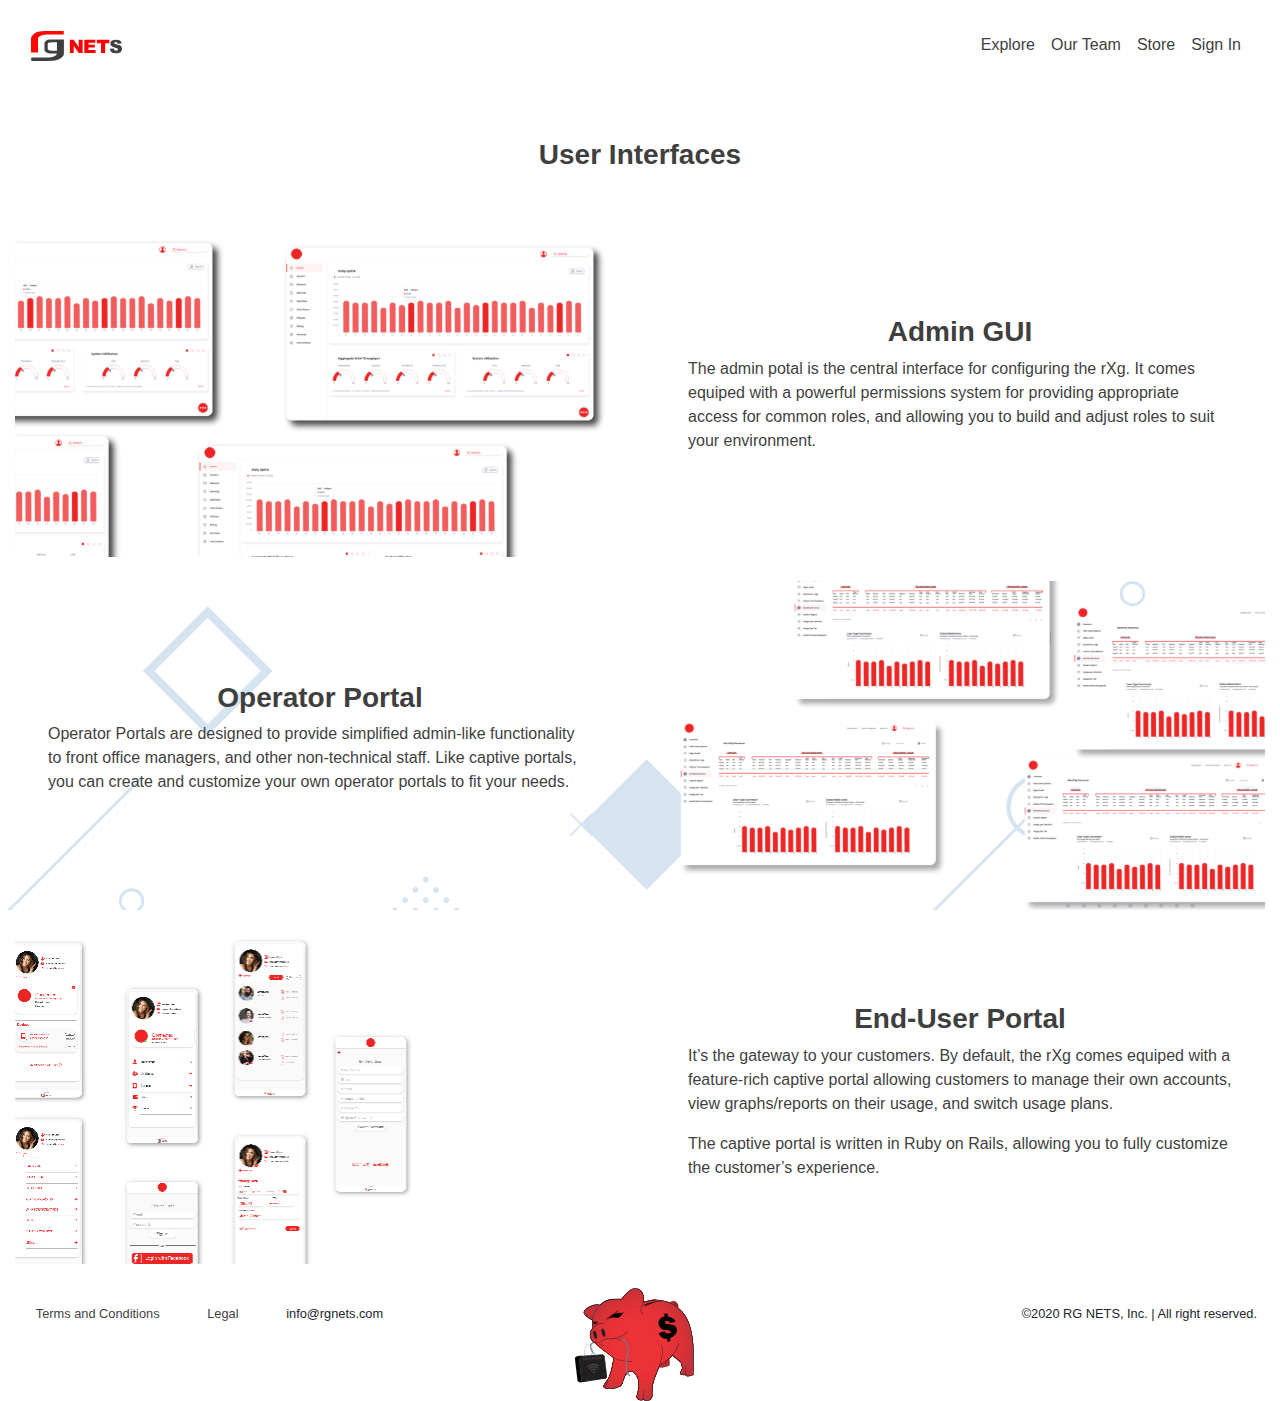
<file: explore-ui.html>
<!doctype html>
<html lang="en">
  <head>
    <!-- Required meta tags -->
    <meta charset="utf-8">
    <meta name="viewport" content="width=device-width, initial-scale=1, shrink-to-fit=no">

    <!-- Bootstrap CSS -->
    <link rel="stylesheet" href="https://maxcdn.bootstrapcdn.com/bootstrap/4.0.0/css/bootstrap.min.css" integrity="sha384-Gn5384xqQ1aoWXA+058RXPxPg6fy4IWvTNh0E263XmFcJlSAwiGgFAW/dAiS6JXm" crossorigin="anonymous">
    <link href="main.css" rel="stylesheet" type="text/css" />


    <title>rgnets.com</title>
  </head>
  <body>
    <div class='container-fluid'>
    <nav class="navbar navbar-expand-md navbar-light py-md-4">
        <a class="navbar-brand" href="#">
            <img src='assets/rgnets.svg' width='50%' />
        </a>
      
        <button class="navbar-toggler" type="button" data-toggle="collapse" data-target="#collapsibleNavbar">
          <span class="navbar-toggler-icon"></span>
        </button>

        <div class="collapse navbar-collapse justify-content-end" id="collapsibleNavbar">
          <ul class="navbar-nav text-center float-right">
            <li class="nav-item">
              <a class="nav-link" href="#">Explore</a>
            </li>
            <li class="nav-item">
              <a class="nav-link" href="#">Our Team</a>
            </li>
            <li class="nav-item">
              <a class="nav-link" href="#">Store</a>
            </li>
            <li class="nav-item">
              <a class="nav-link" href="#">Sign In</a>
            </li>
          </ul>
        </div>
    </nav>

        <div class='py-5'>
            <h3 class='text-gray text-center'><b>User Interfaces</b></h3>
        </div>
        <div class='row align-items-center mb-4'>
            <div class='col-md-6'>
                <img src='assets/admin-gui2.svg' alt='admin gui' class='img-fluid'/>
            </div>
            <div class='col-md-6 px-md-5'>
                <h3 class='text-gray text-center'><b>Admin GUI</b></h3>
                <p class='text-gray'>The admin potal is the central interface 
                    for configuring the rXg. It comes equiped with a powerful 
                    permissions system for providing appropriate access for 
                    common roles, and allowing you to build and adjust roles 
                    to suit your environment.
                </p>
            </div>
        </div>
        <div class='row align-items-center bg-overlay mb-4'>
            <div class='col-md-6 order-md-2'>
                <img src='assets/operator-portals2.svg' alt='operator portals' class='img-fluid'/>
            </div>
            <div class='col-md-6 px-md-5 order-md-1'>
                <h3 class='text-gray text-center'><b>Operator Portal</b></h3>
                <p class='text-gray'>Operator Portals are designed to provide 
                    simplified admin-like functionality to front office managers, 
                    and other non-technical staff. Like captive portals, you 
                    can create and customize your own operator portals to fit 
                    your needs.
                </p>
            </div>
        </div>
        <div class='row align-items-center mb-4'>
            <div class='col-md-6'>
                <img src='assets/end-user2.svg' alt='end-user portal' class='img-fluid'/>
            </div>
            <div class='col-md-6 px-md-5'>
                <h3 class='text-gray text-center'><b>End-User Portal</b></h3>
                <p class='text-gray'>It’s the gateway to your customers. By 
                    default, the rXg comes equiped with a feature-rich captive 
                    portal allowing customers to manage their own accounts, 
                    view graphs/reports on their usage, and switch usage plans.
                </p>
                <p class='text-gray'>The captive portal is written in Ruby 
                    on Rails, allowing you to fully customize the customer’s 
                    experience.
                </p>
            </div>
        </div>


    <footer>

    <div class='row px-2 small text-center justify-content-md-around'>
        <div class='col-md pt-3 pl-md-1 d-md-flex flex-md-row justify-content-around'>
            <a href='#'>Terms and Conditions</a>
            <a href='#'>Legal</a>
            <p>info@rgnets.com</p>
        </div>
        <div class='col-md text-center'>
            <img src='assets/pig-footer.svg' class='img-fluid' width='30%'/>
        </div>
        <div class='col-md pt-3 text-md-right'>
            <p>©2020 RG NETS, Inc. | All right reserved.</p>
        </div>
    </div>
  
    </footer>
</div>

    <script src="https://code.jquery.com/jquery-3.2.1.slim.min.js" integrity="sha384-KJ3o2DKtIkvYIK3UENzmM7KCkRr/rE9/Qpg6aAZGJwFDMVNA/GpGFF93hXpG5KkN" crossorigin="anonymous"></script>
    <script src="https://cdnjs.cloudflare.com/ajax/libs/popper.js/1.12.9/umd/popper.min.js" integrity="sha384-ApNbgh9B+Y1QKtv3Rn7W3mgPxhU9K/ScQsAP7hUibX39j7fakFPskvXusvfa0b4Q" crossorigin="anonymous"></script>
    <script src="https://maxcdn.bootstrapcdn.com/bootstrap/4.0.0/js/bootstrap.min.js" integrity="sha384-JZR6Spejh4U02d8jOt6vLEHfe/JQGiRRSQQxSfFWpi1MquVdAyjUar5+76PVCmYl" crossorigin="anonymous"></script>
  </body>
</html>
</file>
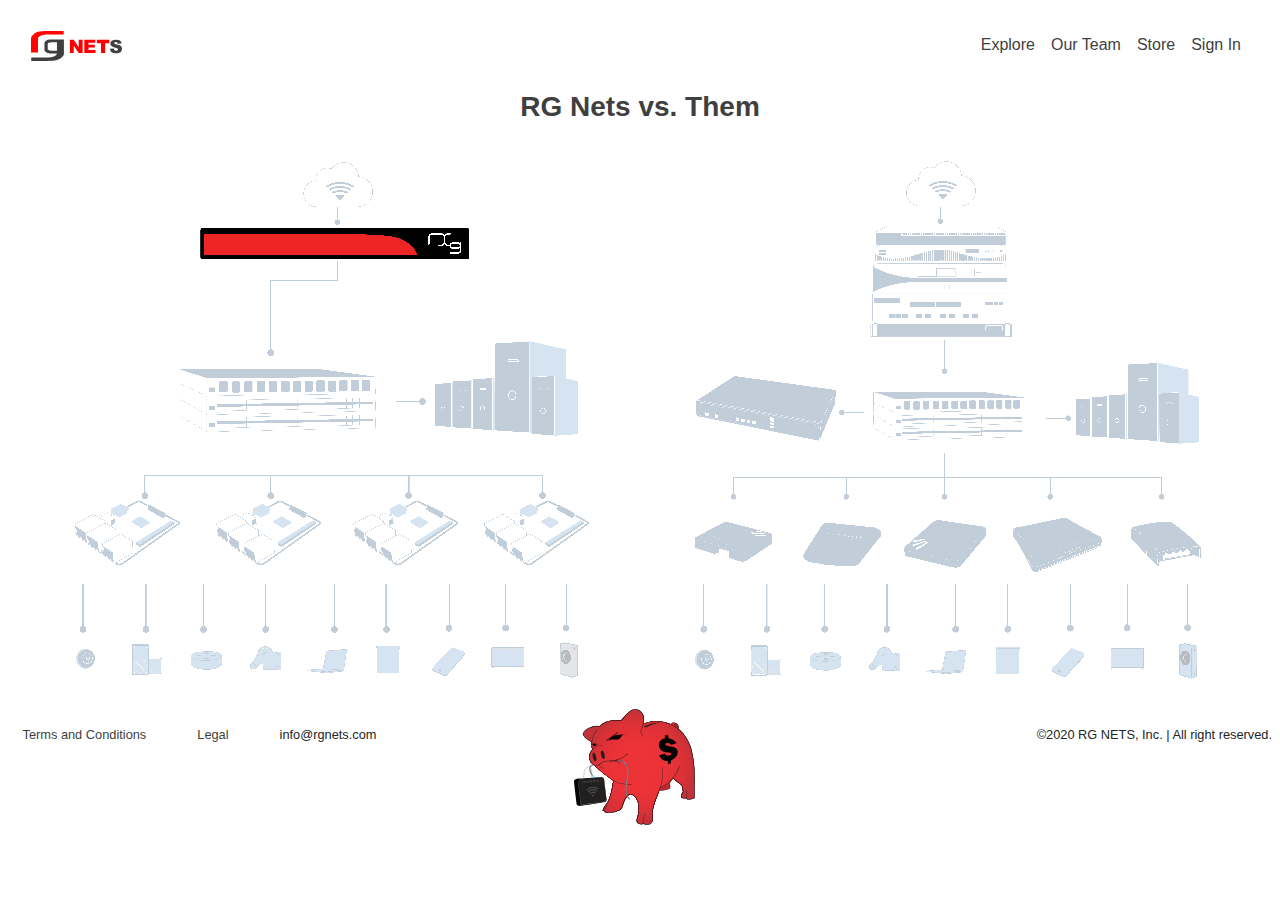
<file: explore-us-them.html>
<!doctype html>
<html lang="en">
  <head>
    <!-- Required meta tags -->
    <meta charset="utf-8">
    <meta name="viewport" content="width=device-width, initial-scale=1, shrink-to-fit=no">

    <!-- Bootstrap CSS -->
    <link rel="stylesheet" href="https://maxcdn.bootstrapcdn.com/bootstrap/4.0.0/css/bootstrap.min.css" integrity="sha384-Gn5384xqQ1aoWXA+058RXPxPg6fy4IWvTNh0E263XmFcJlSAwiGgFAW/dAiS6JXm" crossorigin="anonymous">
    <link href="main.css" rel="stylesheet" type="text/css" />


    <title>rgnets.com</title>
  </head>
  <body>
  <div class='container-fluid'>
    <nav class="navbar navbar-expand-md navbar-light py-md-4">
        <a class="navbar-brand" href="#">
            <img src='assets/rgnets.svg' width='50%' />
        </a>
      
        <button class="navbar-toggler" type="button" data-toggle="collapse" data-target="#collapsibleNavbar">
          <span class="navbar-toggler-icon"></span>
        </button>

        <div class="collapse navbar-collapse justify-content-end" id="collapsibleNavbar">
          <ul class="navbar-nav text-center float-right">
            <li class="nav-item">
              <a class="nav-link" href="#">Explore</a>
            </li>
            <li class="nav-item">
              <a class="nav-link" href="#">Our Team</a>
            </li>
            <li class="nav-item">
              <a class="nav-link" href="#">Store</a>
            </li>
            <li class="nav-item">
              <a class="nav-link" href="#">Sign In</a>
            </li>
          </ul>
        </div>
      </nav>

          <div class='text-center'>
              <h3 class='text-gray'><b>RG Nets vs. Them</b></h3>
          </div>
          <div class='row p-4 justify-content-between'>
              <div class='col-md-6 text-center'>
                  <img src='assets/us.svg' alt='us versus them' class='img-fluid' width='90%' />
              </div>
              <div class='col-md-6 text-center'>
                  <img src='assets/vs-them.svg' alt='us versus them' class='img-fluid' width='90%'/>
              </div>
          </div>
      </div>

      <footer>

        <div class='row px-2 small text-center justify-content-md-around'>
          <div class='col-md pt-3 pl-md-1 d-md-flex flex-md-row justify-content-around'>
            <a href='#'>Terms and Conditions</a>
            <a href='#'>Legal</a>
            <p>info@rgnets.com</p>
          </div>
          <div class='col-md text-center'>
            <img src='assets/pig-footer.svg' class='img-fluid' width='30%'/>
          </div>
          <div class='col-md pt-3 text-md-right'>
            <p>©2020 RG NETS, Inc. | All right reserved.</p>
          </div>
        </div>
  
      </footer>

    <script src="https://code.jquery.com/jquery-3.2.1.slim.min.js" integrity="sha384-KJ3o2DKtIkvYIK3UENzmM7KCkRr/rE9/Qpg6aAZGJwFDMVNA/GpGFF93hXpG5KkN" crossorigin="anonymous"></script>
    <script src="https://cdnjs.cloudflare.com/ajax/libs/popper.js/1.12.9/umd/popper.min.js" integrity="sha384-ApNbgh9B+Y1QKtv3Rn7W3mgPxhU9K/ScQsAP7hUibX39j7fakFPskvXusvfa0b4Q" crossorigin="anonymous"></script>
    <script src="https://maxcdn.bootstrapcdn.com/bootstrap/4.0.0/js/bootstrap.min.js" integrity="sha384-JZR6Spejh4U02d8jOt6vLEHfe/JQGiRRSQQxSfFWpi1MquVdAyjUar5+76PVCmYl" crossorigin="anonymous"></script>
  </body>
</html>
</file>
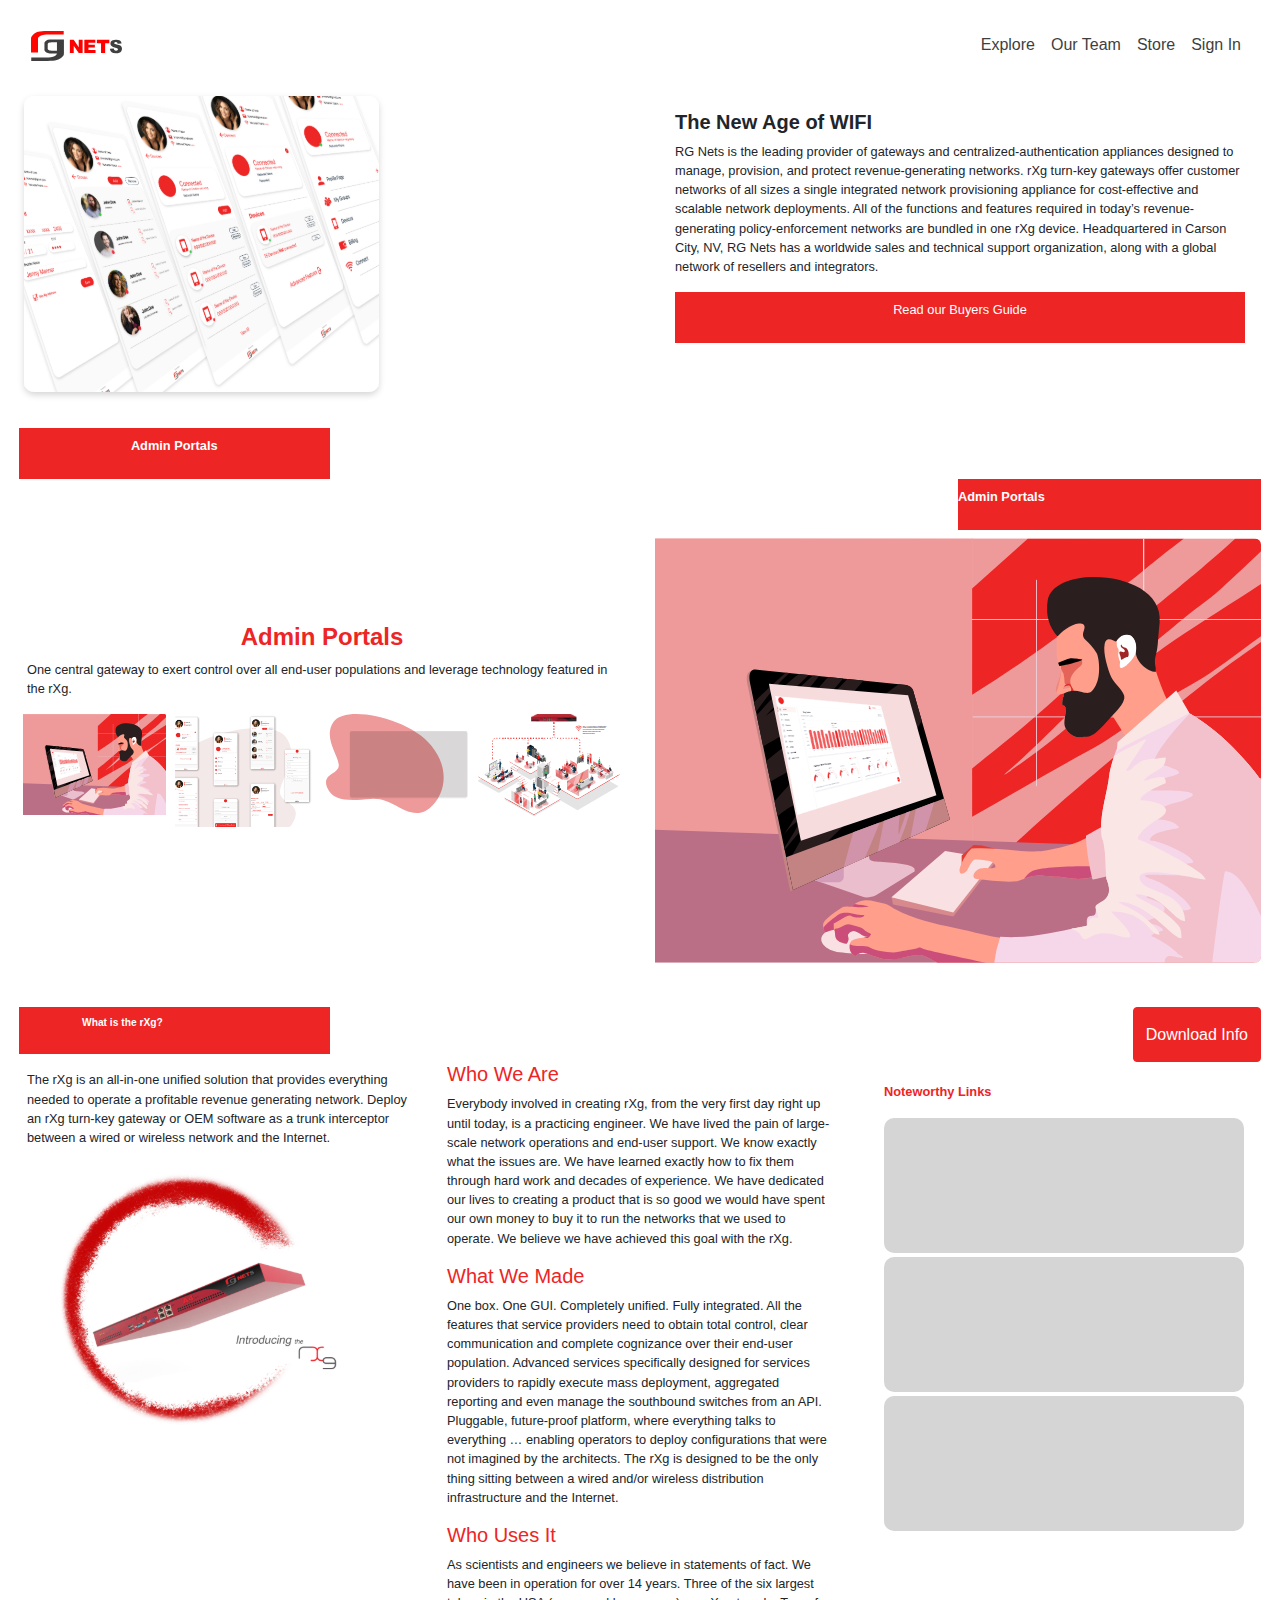
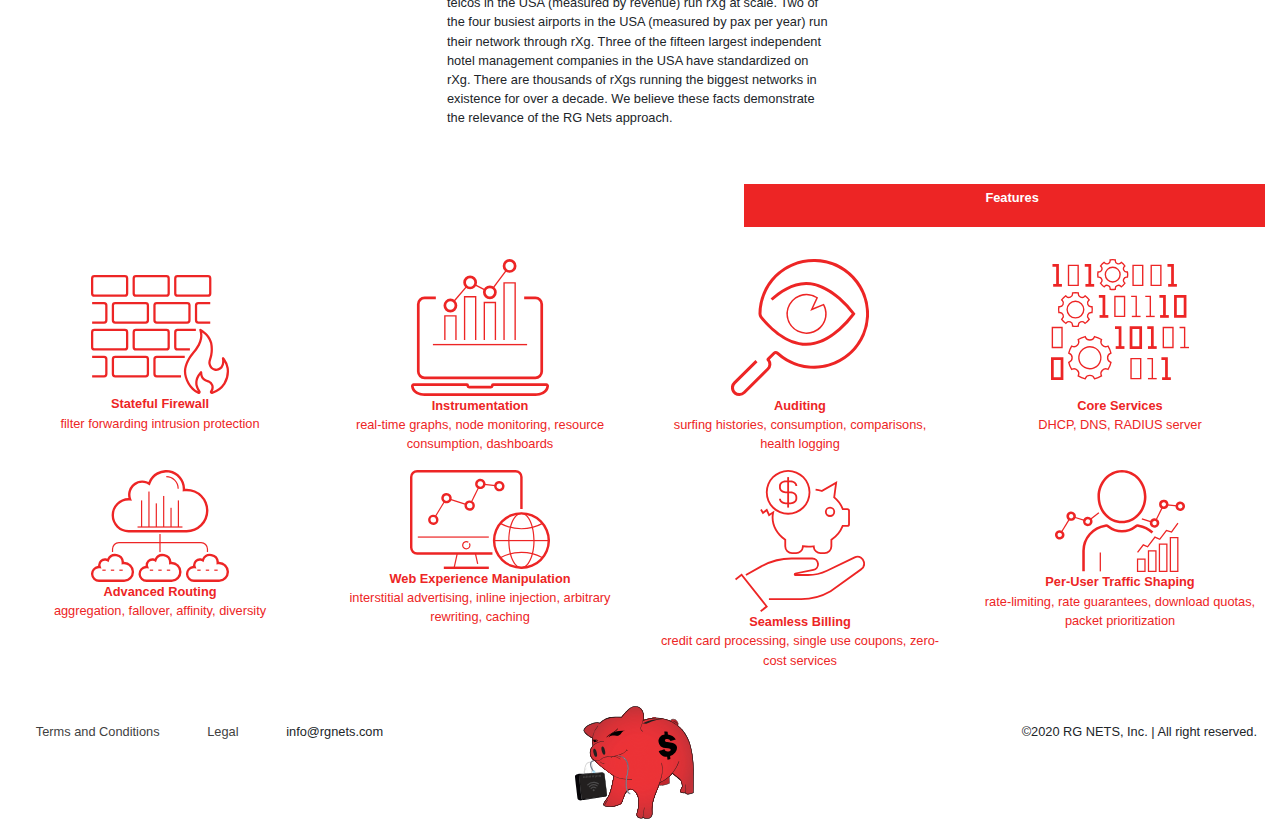
<file: explore.html>
<!doctype html>
<html lang="en">
  <head>
    <!-- Required meta tags -->
    <meta charset="utf-8">
    <meta name="viewport" content="width=device-width, initial-scale=1, shrink-to-fit=no">

    <!-- Bootstrap CSS -->
    <link rel="stylesheet" href="https://maxcdn.bootstrapcdn.com/bootstrap/4.0.0/css/bootstrap.min.css" integrity="sha384-Gn5384xqQ1aoWXA+058RXPxPg6fy4IWvTNh0E263XmFcJlSAwiGgFAW/dAiS6JXm" crossorigin="anonymous">
    <link href="main.css" rel="stylesheet" type="text/css" />


    <title>rgnets.com</title>
  </head>
  <body>
    <div class='container-fluid'>
    <nav class="navbar navbar-expand-md navbar-light py-md-4">
        <a class="navbar-brand" href="#">
            <img src='assets/rgnets.svg' width='50%'/>
        </a>
      
        <button class="navbar-toggler" type="button" data-toggle="collapse" data-target="#collapsibleNavbar">
          <span class="navbar-toggler-icon"></span>
        </button>

        <div class="collapse navbar-collapse justify-content-end" id="collapsibleNavbar">
          <ul class="navbar-nav text-center float-right">
            <li class="nav-item">
              <a class="nav-link" href="#">Explore</a>
            </li>
            <li class="nav-item">
              <a class="nav-link" href="#">Our Team</a>
            </li>
            <li class="nav-item">
              <a class="nav-link" href="#">Store</a>
            </li>
            <li class="nav-item">
              <a class="nav-link" href="#">Sign In</a>
            </li>
          </ul>
        </div>
      </nav>

    <div class='row'>
        <div class='col-md-6'>
            <img src='assets/explore.svg' class='shadow img-fluid' />
        </div>

        <div class='card col-md-6'>
            <div class='card-body shadow'>
                <h5><b>The New Age of WIFI</b></h5>
                <p class='small'>RG Nets is the leading provider of gateways and 
                    centralized-authentication appliances designed to manage, 
                    provision, and protect revenue-generating networks. 
                    rXg turn-key gateways offer customer networks of all sizes 
                    a single integrated network provisioning appliance for 
                    cost-effective and scalable network deployments. All of the 
                    functions and features required in today’s revenue-generating 
                    policy-enforcement networks are bundled in one rXg device. 
                    Headquartered in Carson City, NV, RG Nets has a worldwide sales 
                    and technical support organization, along with a global network 
                    of resellers and integrators.</p>
                <div class='bg-primary text-white mx-auto py-2'>
                    <p class='small text-center'>Read our Buyers Guide</p>
                </div>
            </div>
        </div>
    </div>

    <div class='card mt-1'>
        <div class='card-body px-0 px-md-1'>
            <div class='col-5 col-md-3 bg-primary small py-2'>
                <p class='text-white text-center'><b>Admin Portals</b></p>
            </div>
            <div class='row align-items-center'>
                <div class='col-md-6 order-md-2'>
                    <!--title of whatever carousel item is clicked-->
                    <div class='bg-primary d-none d-md-block ml-md-auto small w-50 py-2'>
                        <p class='text-white'><b>Admin Portals</b></p>
                    </div>
                    <img src='assets/admin-portal.svg' alt='admin portal' class='img-fluid mt-2' />
                </div>
                <div class='col-md-6 shadow-md order-md-1'>
                    <div class='px-2'>
                        <h4 class='text-primary text-center mt-2'><b>Admin Portals</b></h4>
                        <p class='small'>One central gateway to exert control over 
                            all end-user populations and leverage technology 
                            featured in the rXg.</p>
                    </div>

                    <!--TO DO this is clickable-->
                    <div class='d-flex flex-row'>
                        <div class='col px-1'>
                            <img src='assets/admin-portal.svg' alt='admin portal' class='img-fluid'/>
                        </div>
                        <div class='col px-1'>
                            <img src='assets/captive-portals.svg' alt='captive-portals' class='img-fluid'/>
                        </div>
                        <div class='col px-1'>
                            <img src='assets/operator-portals.svg' alt='operator-portals' class='img-fluid'/>
                        </div>
                        <div class='col px-1'>
                            <img src='assets/conferences.svg' alt='conferences' class='img-fluid' />
                        </div>
                    </div>
                </div>
            </div>
        </div>
    </div>

    <div class='card mt-1'>
        <div class='card-body px-0 px-md-1'>
            <div class='d-md-flex flex-md-row justify-content-between'>
                <div class='col-5 col-md-3 bg-primary small py-2 mb-2'>
                    <p class='text-white pl-md-5 small'><b>What is the rXg?</b></p>
                </div>
                <!--TO DO this is way smaller -->
                <button class='btn btn-primary rounded text-white small'>Download Info</button>
            </div>

            <div class='row'>
                <div class='mt-2 col-md-4'>
                    <p class='small pl-2'>The rXg is an all-in-one unified solution 
                                that provides everything needed to operate a 
                                profitable revenue generating network. Deploy an 
                                rXg turn-key gateway or OEM software as a trunk 
                                interceptor between a wired or wireless network and 
                                the Internet.
                    </p>
                    <img src='assets/rxg.svg' alt='rxg' class='img-fluid' />
                </div>
                <div class='col-md-4'>
                <div class='mb-1 px-1'>
                    <h5 class='text-primary'>Who We Are</h5>
                    <p class='small'>Everybody involved in creating rXg, from the 
                        very first day right up until today, is a practicing 
                        engineer. We have lived the pain of large-scale network 
                        operations and end-user support. We know exactly what the 
                        issues are. We have learned exactly how to fix them through 
                        hard work and decades of experience. We have dedicated our 
                        lives to creating a product that is so good we would have 
                        spent our own money to buy it to run the networks that we 
                        used to operate. We believe we have achieved this goal with 
                        the rXg.
                    </p>
                </div>
                <div class='mb-1 px-1'>
                    <h5 class='text-primary'>What We Made</h5>
                    <p class='small'>One box. One GUI. Completely unified. Fully 
                        integrated. All the features that service providers need 
                        to obtain total control, clear communication and complete 
                        cognizance over their end-user population. Advanced services 
                        specifically designed for services providers to rapidly 
                        execute mass deployment, aggregated reporting and even 
                        manage the southbound switches from an API. Pluggable, 
                        future-proof platform, where everything talks to everything 
                        … enabling operators to deploy configurations that were not 
                        imagined by the architects. The rXg is designed to be the 
                        only thing sitting between a wired and/or wireless distribution 
                        infrastructure and the Internet.
                    </p>
                </div>
                <div class='mb-1 px-1'>
                    <h5 class='text-primary'>Who Uses It</h5>
                    <p class='small'>As scientists and engineers we believe in 
                        statements of fact. We have been in operation for over 
                        14 years. Three of the six largest telcos in the USA 
                        (measured by revenue) run rXg at scale. Two of the four 
                        busiest airports in the USA (measured by pax per year) 
                        run their network through rXg. Three of the fifteen largest 
                        independent hotel management companies in the USA have 
                        standardized on rXg. There are thousands of rXgs running 
                        the biggest networks in existence for over a decade. We 
                        believe these facts demonstrate the relevance of the RG Nets 
                        approach.</p>
                </div>
                </div>

                <div class='card col-md-4 px-0'>
                    <div class='card-body mx-auto'>
                        <p class='small text-primary'><b>Noteworthy Links</b></p>
                        <div>
                            <img src='assets/links.svg' alt='linked article' class='img-fluid mb-1' />
                        </div>
                        <div>
                            <img src='assets/links.svg' alt='linked article' class='img-fluid mb-1' />
                        </div>
                        <div>
                            <img src='assets/links.svg' alt='linked article' class='img-fluid mb-1' />
                        </div>
                    </div>
                </div>
            </div>
        </div>

    </div>

    <div class='card px-0'>
        <div class='card-body px-0'>
            <div class='col-6 col-md-5 bg-primary small py-1 ml-auto mb-3 pr-0'>
                <p class='text-white text-center'><b>Features</b></p>
            </div>
            <div class='row pt-3'>
                <div class='col col-md-3 px-3 pt-3 text-center'>
                    <img src='assets/firewall.svg' alt='stateful firewall' class='img-fluid' />
                    <p class='small text-primary mb-0'><b>Stateful Firewall</b></p>
                    <p class='small text-primary'>filter forwarding intrusion protection</p>
                </div>
                <div class='col col-md-3 px-3 text-center'>
                    <img src='assets/instrumentation.svg' alt='instrumentation' class='img-fluid' />
                    <p class='small text-primary mb-0'><b>Instrumentation</b></p>
                    <p class='small text-primary'>real-time graphs, node monitoring,
                        resource consumption, dashboards
                    </p>
                </div>
                <div class="w-100 d-md-none"></div>
                <div class='col col-md-3 px-3 text-center'>
                    <img src='assets/auditing.svg' alt='auditing' class='img-fluid' />
                    <p class='small text-primary mb-0'><b>Auditing</b></p>
                    <p class='small text-primary'>surfing histories, consumption, 
                        comparisons, health logging
                    </p>
                </div>
                <div class='col col-md-3 px-3 text-center'>
                    <img src='assets/core-services.svg' alt='core services' class='img-fluid' />
                    <p class='small text-primary pt-3 mb-0'><b>Core Services</b></p>
                    <p class='small text-primary'>DHCP, DNS, RADIUS server</p>
                </div>
                <div class="w-100 d-md-none"></div>
                <div class='col col-md-3 px-3 text-center'>
                    <img src='assets/advanced-routing.svg' alt='advanced routing' class='img-fluid' />
                    <p class='small text-primary mb-0'><b>Advanced Routing</b></p>
                    <p class='small text-primary'>aggregation, fallover, affinity, diversity</p>
                </div>
                <div class='col col-md-3 px-3 text-center'>
                    <img src='assets/web-experience.svg' alt='web experience manipulation' class='img-fluid' />
                    <p class='small text-primary mb-0'><b>Web Experience Manipulation</b></p>
                    <p class='small text-primary'>interstitial advertising, inline injection,
                        arbitrary rewriting, caching
                    </p>
                </div>
                <div class="w-100 d-md-none"></div>
                <div class='col col-md-3 px-3 text-center'>
                    <img src='assets/billing.svg' alt='seamless billing' class='img-fluid' />
                    <p class='small text-primary mb-0'><b>Seamless Billing</b></p>
                    <p class='small text-primary'>credit card processing, single use coupons,
                        zero-cost services
                    </p>
                </div>
                <div class='col col-md-3 px-3 text-center'>
                    <img src='assets/traffic-shaping.svg' alt='per-user traffic shaping' class='img-fluid' />
                    <p class='small text-primary mb-0'><b>Per-User Traffic Shaping</b></p>
                    <p class='small text-primary'>rate-limiting, rate guarantees, download quotas,
                        packet prioritization
                    </p>
                </div>
            </div>
        </div>
    </div>

    <footer>

        <div class='row px-2 small text-center justify-content-md-around'>
          <div class='col-md pt-3 pl-md-1 d-md-flex flex-md-row justify-content-around'>
            <a href='#'>Terms and Conditions</a>
            <a href='#'>Legal</a>
            <p>info@rgnets.com</p>
          </div>
          <div class='col-md text-center'>
            <img src='assets/pig-footer.svg' class='img-fluid' width='30%'/>
          </div>
          <div class='col-md pt-3 text-md-right'>
            <p>©2020 RG NETS, Inc. | All right reserved.</p>
          </div>
        </div>

    </footer>
</div>

    <script src="https://code.jquery.com/jquery-3.2.1.slim.min.js" integrity="sha384-KJ3o2DKtIkvYIK3UENzmM7KCkRr/rE9/Qpg6aAZGJwFDMVNA/GpGFF93hXpG5KkN" crossorigin="anonymous"></script>
    <script src="https://cdnjs.cloudflare.com/ajax/libs/popper.js/1.12.9/umd/popper.min.js" integrity="sha384-ApNbgh9B+Y1QKtv3Rn7W3mgPxhU9K/ScQsAP7hUibX39j7fakFPskvXusvfa0b4Q" crossorigin="anonymous"></script>
    <script src="https://maxcdn.bootstrapcdn.com/bootstrap/4.0.0/js/bootstrap.min.js" integrity="sha384-JZR6Spejh4U02d8jOt6vLEHfe/JQGiRRSQQxSfFWpi1MquVdAyjUar5+76PVCmYl" crossorigin="anonymous"></script>
  </body>
</html>
</file>
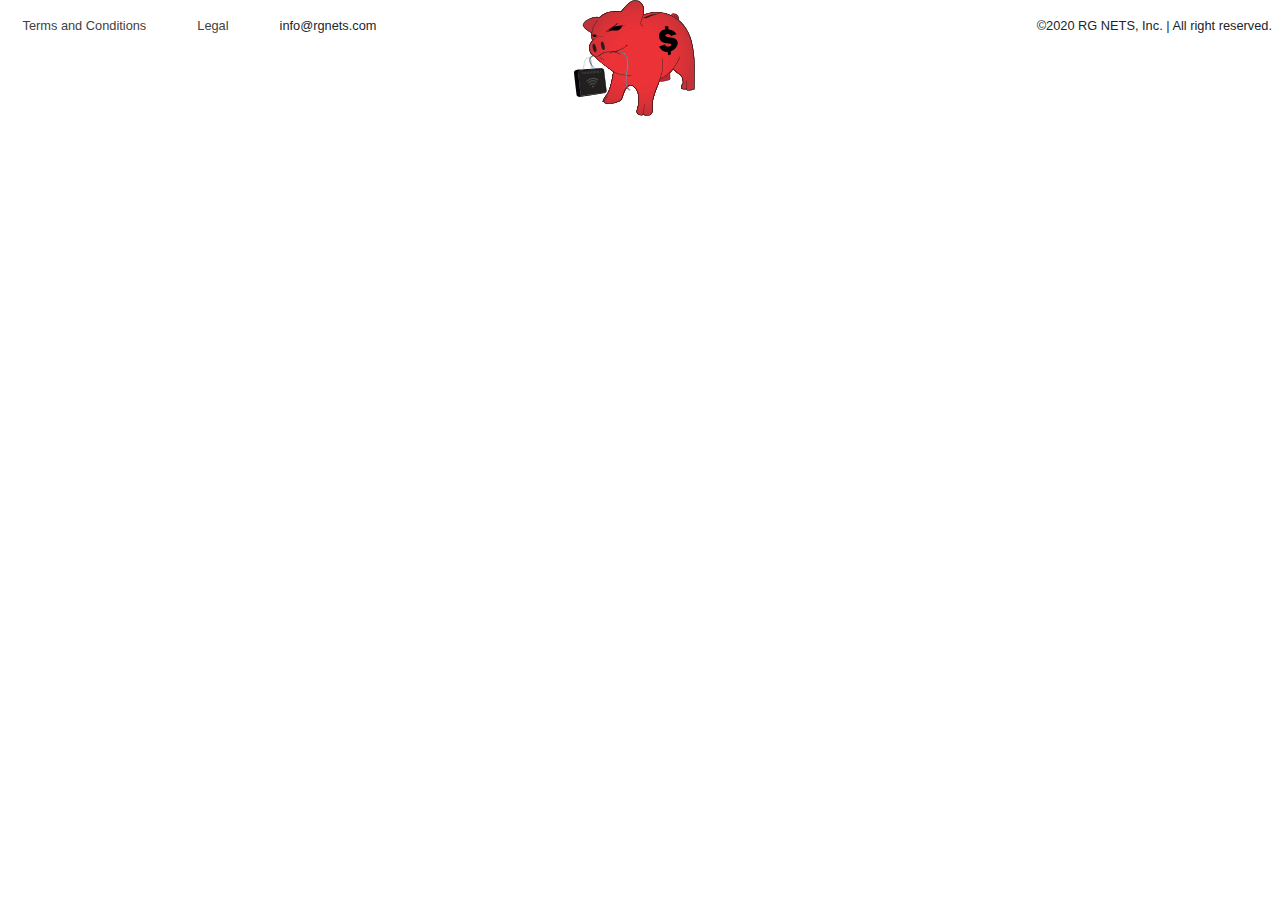
<file: footer.html>
<!doctype html>
<html lang="en">
  <head>
    <!-- Required meta tags -->
    <meta charset="utf-8">
    <meta name="viewport" content="width=device-width, initial-scale=1, shrink-to-fit=no">

    <!-- Bootstrap CSS -->
    <link rel="stylesheet" href="https://maxcdn.bootstrapcdn.com/bootstrap/4.0.0/css/bootstrap.min.css" integrity="sha384-Gn5384xqQ1aoWXA+058RXPxPg6fy4IWvTNh0E263XmFcJlSAwiGgFAW/dAiS6JXm" crossorigin="anonymous">
    <link href="main.css" rel="stylesheet" type="text/css" />

    <title>rgnets.com</title>
  </head>
  <body>
    <footer>

      <div class='row px-2 small text-center justify-content-md-around'>
        <div class='col-md pt-3 pl-md-1 d-md-flex flex-md-row justify-content-around'>
          <a href='#'>Terms and Conditions</a>
          <a href='#'>Legal</a>
          <p>info@rgnets.com</p>
        </div>
        <div class='col-md text-center'>
          <img src='assets/pig-footer.svg' class='img-fluid' width='30%'/>
        </div>
        <div class='col-md pt-3 text-md-right'>
          <p>©2020 RG NETS, Inc. | All right reserved.</p>
        </div>
      </div>

    </footer>

    <script src="https://code.jquery.com/jquery-3.2.1.slim.min.js" integrity="sha384-KJ3o2DKtIkvYIK3UENzmM7KCkRr/rE9/Qpg6aAZGJwFDMVNA/GpGFF93hXpG5KkN" crossorigin="anonymous"></script>
    <script src="https://cdnjs.cloudflare.com/ajax/libs/popper.js/1.12.9/umd/popper.min.js" integrity="sha384-ApNbgh9B+Y1QKtv3Rn7W3mgPxhU9K/ScQsAP7hUibX39j7fakFPskvXusvfa0b4Q" crossorigin="anonymous"></script>
    <script src="https://maxcdn.bootstrapcdn.com/bootstrap/4.0.0/js/bootstrap.min.js" integrity="sha384-JZR6Spejh4U02d8jOt6vLEHfe/JQGiRRSQQxSfFWpi1MquVdAyjUar5+76PVCmYl" crossorigin="anonymous"></script>
  </body>
</html>
</file>
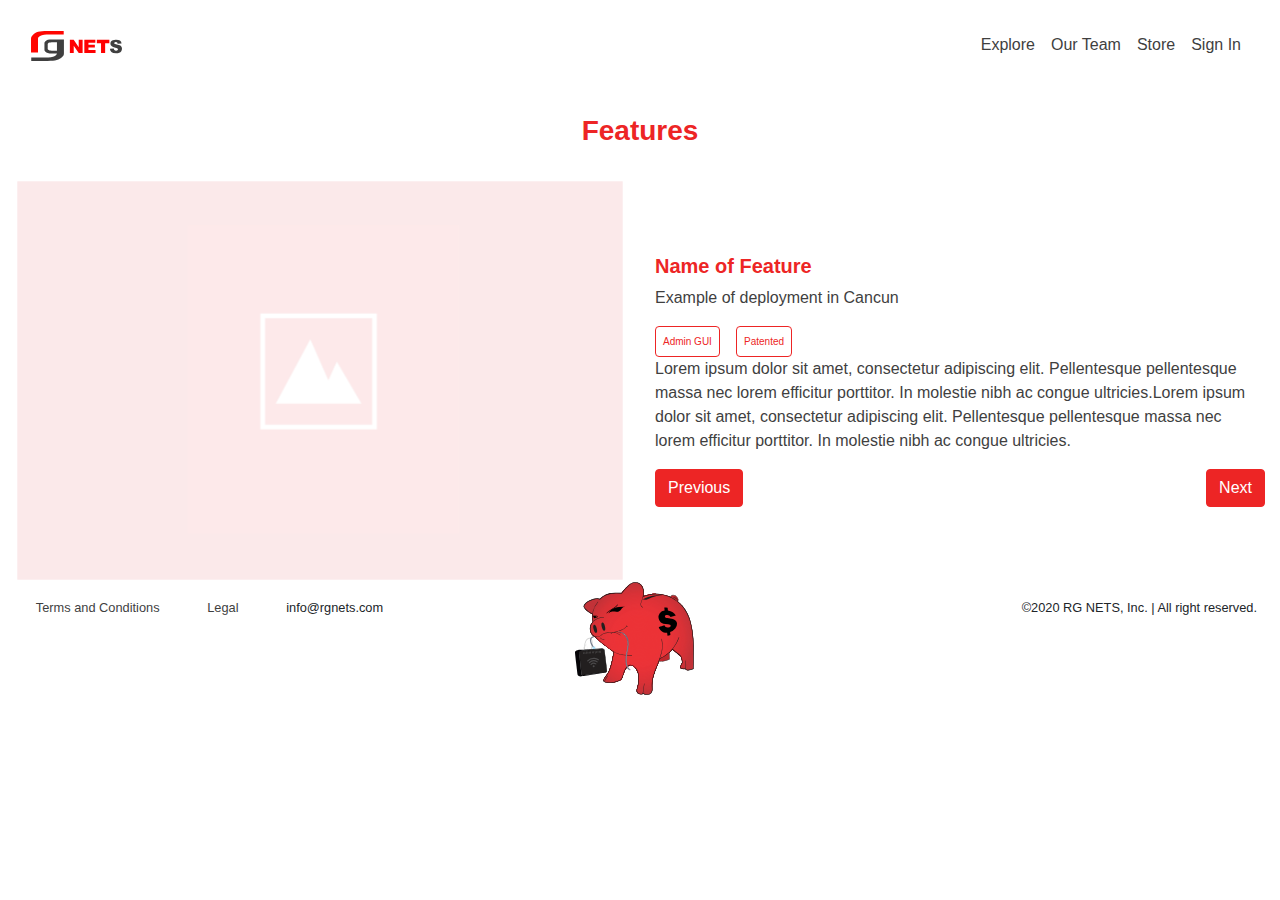
<file: selected-feature.html>
<!doctype html>
<html lang="en">
  <head>
    <!-- Required meta tags -->
    <meta charset="utf-8">
    <meta name="viewport" content="width=device-width, initial-scale=1, shrink-to-fit=no">

    <!-- Bootstrap CSS -->
    <link rel="stylesheet" href="https://maxcdn.bootstrapcdn.com/bootstrap/4.0.0/css/bootstrap.min.css" integrity="sha384-Gn5384xqQ1aoWXA+058RXPxPg6fy4IWvTNh0E263XmFcJlSAwiGgFAW/dAiS6JXm" crossorigin="anonymous">
    <link href="main.css" rel="stylesheet" type="text/css" />


    <title>rgnets.com</title>
  </head>
  <body>
  <div class='container-fluid'>
    <nav class="navbar navbar-expand-md navbar-light py-md-4">
        <a class="navbar-brand" href="#">
            <img src='assets/rgnets.svg' width='50%' />
        </a>
      
        <button class="navbar-toggler" type="button" data-toggle="collapse" data-target="#collapsibleNavbar">
          <span class="navbar-toggler-icon"></span>
        </button>

        <div class="collapse navbar-collapse justify-content-end" id="collapsibleNavbar">
          <ul class="navbar-nav text-center float-right">
            <li class="nav-item">
              <a class="nav-link" href="#">Explore</a>
            </li>
            <li class="nav-item">
              <a class="nav-link" href="#">Our Team</a>
            </li>
            <li class="nav-item">
              <a class="nav-link" href="#">Store</a>
            </li>
            <li class="nav-item">
              <a class="nav-link" href="#">Sign In</a>
            </li>
          </ul>
        </div>
    </nav>

        <div class='py-4'>
            <h3 class='text-primary text-center'><b>Features</b></h3>
        </div>
        <div class='row align-items-center'>
            <div class='col-md-6'>
                <img src='assets/placeholder.svg' alt='feature' class='img-fluid' width='150%'/>
            </div>
            <div class='col-md-6'>
                <h5 class='text-primary'><b>Name of Feature</b></h5>
                <p class='text-gray'>Example of deployment in Cancun</p>
                <div class='d-flex flex-row'>
                    <img src='assets/admin-gui-text.svg' alt='admin GUI' class='img-fluid mr-3'/>
                    <img src='assets/patented.svg' alt='patented' class='img-fluid'/>
                </div>
                <p class='text-gray'>Lorem ipsum dolor sit amet, 
                    consectetur adipiscing elit. Pellentesque 
                    pellentesque massa nec lorem efficitur porttitor. 
                    In molestie nibh ac congue ultricies.Lorem ipsum dolor sit amet, 
                    consectetur adipiscing elit. Pellentesque 
                    pellentesque massa nec lorem efficitur porttitor. 
                    In molestie nibh ac congue ultricies.
                </p>
                <div class='d-flex flex-row justify-content-between'>
                    <a href='#'>
                        <button class='btn btn-primary text-white'>Previous</button>
                    </a>
                    <a href='#'>
                        <button class='btn btn-primary text-white'>Next</button>
                    </a>
                </div>
            </div>
        </div>

    <footer>

        <div class='row px-2 small text-center justify-content-md-around'>
          <div class='col-md pt-3 pl-md-1 d-md-flex flex-md-row justify-content-around'>
            <a href='#'>Terms and Conditions</a>
            <a href='#'>Legal</a>
            <p>info@rgnets.com</p>
          </div>
          <div class='col-md text-center'>
            <img src='assets/pig-footer.svg' class='img-fluid' width='30%'/>
          </div>
          <div class='col-md pt-3 text-md-right'>
            <p>©2020 RG NETS, Inc. | All right reserved.</p>
          </div>
        </div>
  
    </footer>
  </div>

    <script src="https://code.jquery.com/jquery-3.2.1.slim.min.js" integrity="sha384-KJ3o2DKtIkvYIK3UENzmM7KCkRr/rE9/Qpg6aAZGJwFDMVNA/GpGFF93hXpG5KkN" crossorigin="anonymous"></script>
    <script src="https://cdnjs.cloudflare.com/ajax/libs/popper.js/1.12.9/umd/popper.min.js" integrity="sha384-ApNbgh9B+Y1QKtv3Rn7W3mgPxhU9K/ScQsAP7hUibX39j7fakFPskvXusvfa0b4Q" crossorigin="anonymous"></script>
    <script src="https://maxcdn.bootstrapcdn.com/bootstrap/4.0.0/js/bootstrap.min.js" integrity="sha384-JZR6Spejh4U02d8jOt6vLEHfe/JQGiRRSQQxSfFWpi1MquVdAyjUar5+76PVCmYl" crossorigin="anonymous"></script>
  </body>
</html>
</file>
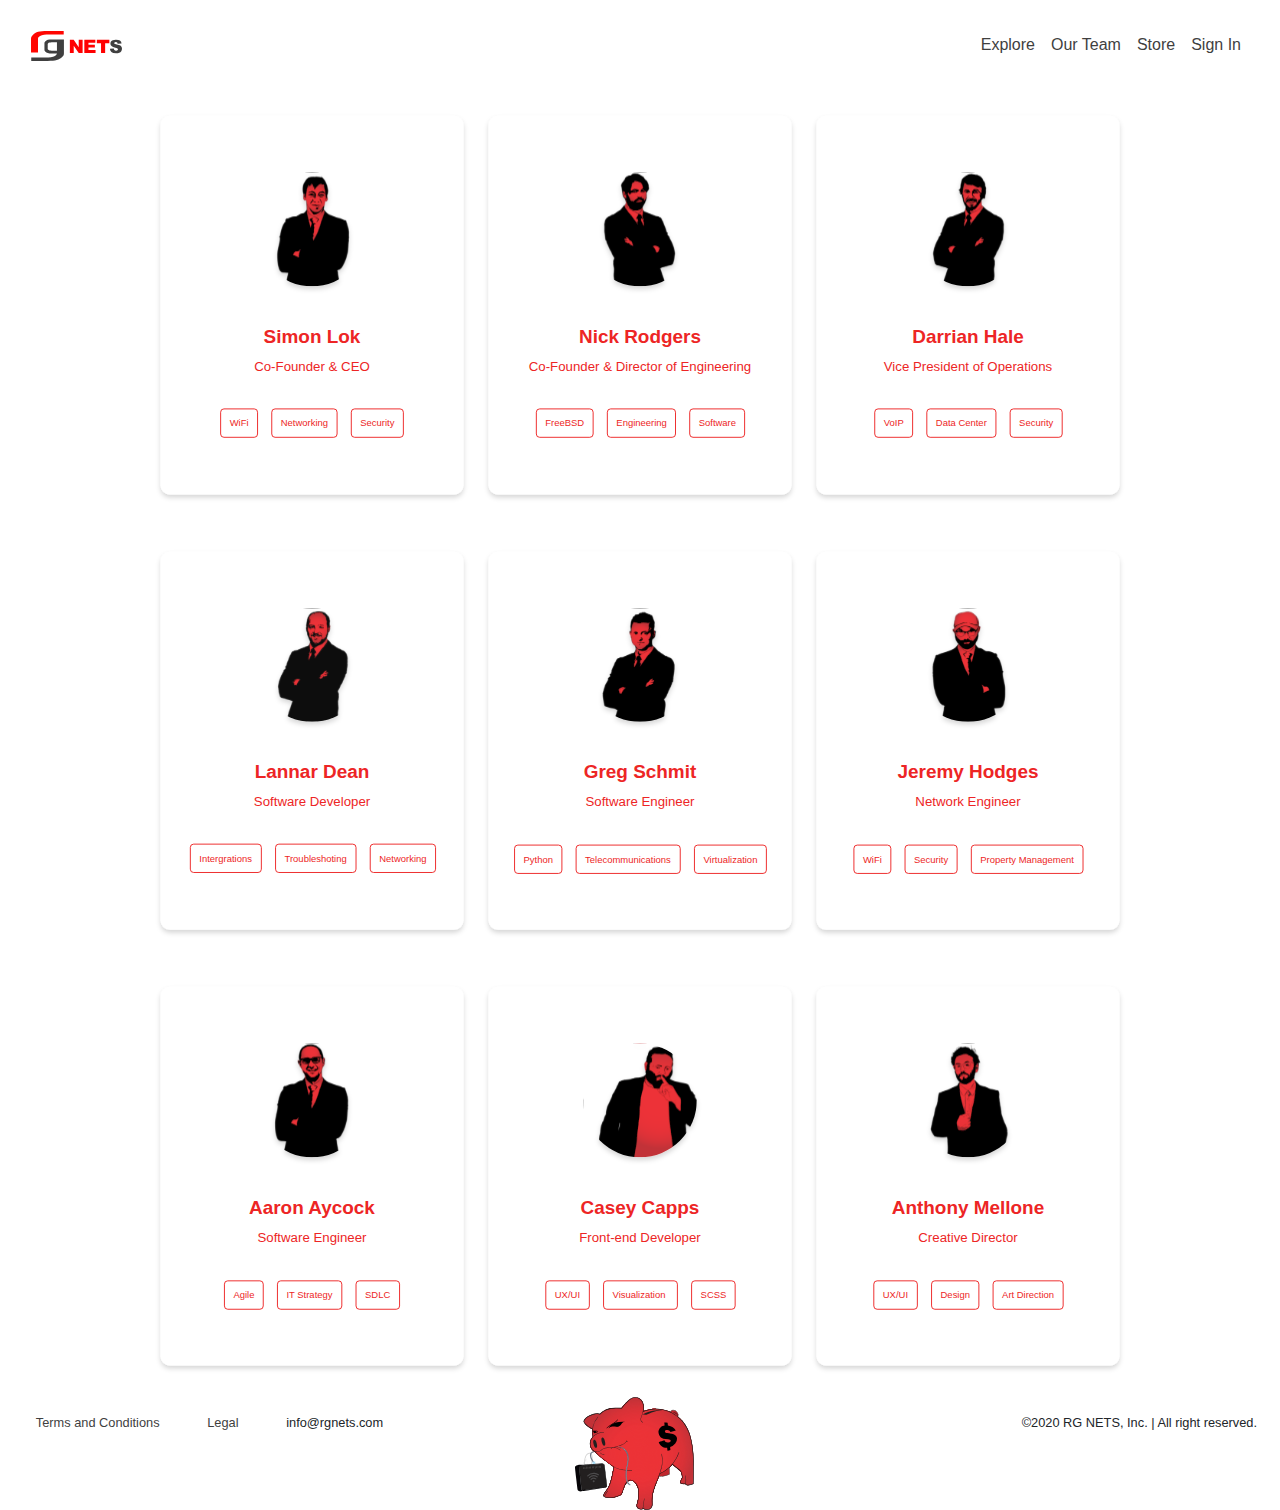
<file: team.html>
<!doctype html>
<html lang="en">
  <head>
    <!-- Required meta tags -->
    <meta charset="utf-8">
    <meta name="viewport" content="width=device-width, initial-scale=1, shrink-to-fit=no">

    <!-- Bootstrap CSS -->
    <link rel="stylesheet" href="https://maxcdn.bootstrapcdn.com/bootstrap/4.0.0/css/bootstrap.min.css" integrity="sha384-Gn5384xqQ1aoWXA+058RXPxPg6fy4IWvTNh0E263XmFcJlSAwiGgFAW/dAiS6JXm" crossorigin="anonymous">
    <link href="main.css" rel="stylesheet" type="text/css" />


    <title>rgnets.com</title>
  </head>
  <body>
    <div class='container-fluid'>
    <nav class="navbar navbar-expand-md navbar-light py-md-4">
      <a class="navbar-brand" href="#">
          <img src='assets/rgnets.svg' width='50%'/>
      </a>
    
      <button class="navbar-toggler" type="button" data-toggle="collapse" data-target="#collapsibleNavbar">
        <span class="navbar-toggler-icon"></span>
      </button>

      <div class="collapse navbar-collapse justify-content-end" id="collapsibleNavbar">
        <ul class="navbar-nav text-center float-right">
          <li class="nav-item">
            <a class="nav-link" href="#">Explore</a>
          </li>
          <li class="nav-item">
            <a class="nav-link" href="#">Our Team</a>
          </li>
          <li class="nav-item">
            <a class="nav-link" href="#">Store</a>
          </li>
          <li class="nav-item">
            <a class="nav-link" href="#">Sign In</a>
          </li>
        </ul>
      </div>
    </nav>

    <div class='row justify-content-center'>
      <div class='card col-md-3 mx-1 px-0'>
          <div class='card-body px-0 text-center'>
              <img src='assets/simon.svg' alt='Simon Lok, Cofounder and CEO' class='img-fluid'/>
          </div>
      </div>
      <div class='card col-md-3 mx-1 px-0'>
          <div class='card-body px-0 text-center'>
              <img src='assets/nick.svg' alt='Nick Rodgers, Cofounder and Director of Engineering' class='img-fluid'/>
          </div>
      </div>
      <div class='card col-md-3 mx-1 px-0'>
          <div class='card-body px-0 text-center'>
              <img src='assets/darrian.svg' alt='Darrian Hale, VP of Operations' class='img-fluid'/>
          </div>
      </div>
      <div class='card col-md-3 mx-1 px-0'>
          <div class='card-body px-0 text-center'>
              <img src='assets/lannar.svg' alt='Lannar Dean, Software Developer' class='img-fluid'/>
          </div>
      </div>
      <div class='card col-md-3 mx-1 px-0'>
          <div class='card-body px-0 text-center'>
              <img src='assets/greg.svg' alt='Greg Schmit, Software Engineer' class='img-fluid'/>
          </div>
      </div>
      <div class='card col-md-3 mx-1 px-0'>
          <div class='card-body px-0 text-center'>
              <img src='assets/jeremy.svg' alt='Jeremy Hodges, Network Engineer' class='img-fluid'/>
          </div>
      </div>
      <div class='card col-md-3 mx-1 px-0'>
          <div class='card-body px-0 text-center'>
              <img src='assets/aaron.svg' alt='Aaron Aycock, Software Engineer' class='img-fluid'/>
          </div>
      </div>
      <div class='card col-md-3 mx-1 px-0'>
          <div class='card-body px-0 text-center'>
              <img src='assets/casey.svg' alt='Casey Capps, Front-end Developer' class='img-fluid'/>
          </div>
      </div>
      <div class='card col-md-3 mx-1 px-0'>
          <div class='card-body px-0 text-center'>
              <img src='assets/anthony.svg' alt='Anthony Mellone, Creative Director' class='img-fluid'/>
          </div>
      </div>
    </div>
    
    <footer>

      <div class='row px-2 small text-center justify-content-md-around'>
        <div class='col-md pt-3 pl-md-1 d-md-flex flex-md-row justify-content-around'>
          <a href='#'>Terms and Conditions</a>
          <a href='#'>Legal</a>
          <p>info@rgnets.com</p>
        </div>
        <div class='col-md text-center'>
          <img src='assets/pig-footer.svg' class='img-fluid' width='30%'/>
        </div>
        <div class='col-md pt-3 text-md-right'>
          <p>©2020 RG NETS, Inc. | All right reserved.</p>
        </div>
      </div>

    </footer>
  </div>

    <script src="https://code.jquery.com/jquery-3.2.1.slim.min.js" integrity="sha384-KJ3o2DKtIkvYIK3UENzmM7KCkRr/rE9/Qpg6aAZGJwFDMVNA/GpGFF93hXpG5KkN" crossorigin="anonymous"></script>
    <script src="https://cdnjs.cloudflare.com/ajax/libs/popper.js/1.12.9/umd/popper.min.js" integrity="sha384-ApNbgh9B+Y1QKtv3Rn7W3mgPxhU9K/ScQsAP7hUibX39j7fakFPskvXusvfa0b4Q" crossorigin="anonymous"></script>
    <script src="https://maxcdn.bootstrapcdn.com/bootstrap/4.0.0/js/bootstrap.min.js" integrity="sha384-JZR6Spejh4U02d8jOt6vLEHfe/JQGiRRSQQxSfFWpi1MquVdAyjUar5+76PVCmYl" crossorigin="anonymous"></script>
  </body>
</html>
</file>
<file: main.css>
.view {
    border: 2px solid black;
}

* {
    font-family: Arial, Helvetica, sans-serif;
}

a {
    color: #3f3f3f !important;
    text-decoration-line: none !important;
}

.bg-dark {
    background-color: #000 !important;
}
.bg-overlay{
    background-image: url(assets/blue-bg.svg);
    background-size: cover;
}

.card {
    border: none !important;
}

.input-r {
    border-radius: 25px !important;
}

/*------------------------------------
- COLOR primary
------------------------------------*/
.alert-primary {
    color: #8c0b0b;
    background-color: #fce1e1;
    border-color: #fbcece;
}

.alert-primary hr {
    border-top-color: #f9b7b7;
}

.alert-primary .alert-link {
    color: #5c0707;
}

.badge-primary {
    color: #fff;
    background-color: #ed2525;
}

.badge-primary[href]:hover, .badge-primary[href]:focus {
    color: #fff;
    background-color: #cd1111;
}

.bg-primary {
    background-color: #ed2525 !important;
}

a.bg-primary:hover, a.bg-primary:focus,
button.bg-primary:hover,
button.bg-primary:focus {
    background-color: #cd1111 !important;
}

.border-primary {
    border-color: #ed2525 !important;
}

.btn-primary {
    color: #fff;
    background-color: #ed2525;
    border-color: #ed2525;
}

.btn-primary:hover {
    color: #fff;
    background-color: #dc1212;
    border-color: #cd1111;
}

.btn-primary:focus, .btn-primary.focus {
    box-shadow: 0 0 0 0.2rem rgba(237, 37, 37, 0.5);
}

.btn-primary.disabled, .btn-primary:disabled {
    color: #fff;
    background-color: #ed2525;
    border-color: #ed2525;
}

.btn-primary:not(:disabled):not(.disabled):active, .btn-primary:not(:disabled):not(.disabled).active, .show > .btn-primary.dropdown-toggle {
    color: #fff;
    background-color: #cd1111;
    border-color: #bf0f0f;
}

.btn-primary:not(:disabled):not(.disabled):active:focus, .btn-primary:not(:disabled):not(.disabled).active:focus, .show > .btn-primary.dropdown-toggle:focus {
    box-shadow: 0 0 0 0.2rem rgba(237, 37, 37, 0.5);
}

.btn-outline-primary {
    color: #ed2525;
    background-color: transparent;
    border-color: #ed2525;
}

.btn-outline-primary:hover {
    color: #fff;
    background-color: #ed2525;
    border-color: #ed2525;
}

.btn-outline-primary:focus, .btn-outline-primary.focus {
    box-shadow: 0 0 0 0.2rem rgba(237, 37, 37, 0.5);
}

.btn-outline-primary.disabled, .btn-outline-primary:disabled {
    color: #ed2525;
    background-color: transparent;
}

.btn-outline-primary:not(:disabled):not(.disabled):active, .btn-outline-primary:not(:disabled):not(.disabled).active, .show > .btn-outline-primary.dropdown-toggle {
    color: #fff;
    background-color: #ed2525;
    border-color: #ed2525;
}

.btn-outline-primary:not(:disabled):not(.disabled):active:focus, .btn-outline-primary:not(:disabled):not(.disabled).active:focus, .show > .btn-outline-primary.dropdown-toggle:focus {
    box-shadow: 0 0 0 0.2rem rgba(237, 37, 37, 0.5);
}

.list-group-item-primary {
    color: #8c0b0b;
    background-color: #fbcece;
}

.list-group-item-primary.list-group-item-action:hover, .list-group-item-primary.list-group-item-action:focus {
    color: #8c0b0b;
    background-color: #f9b7b7;
}

.list-group-item-primary.list-group-item-action.active {
    color: #fff;
    background-color: #8c0b0b;
    border-color: #8c0b0b;
}

.table-primary,
.table-primary > th,
.table-primary > td {
    background-color: #fbcece;
}

.table-hover .table-primary:hover {
    background-color: #f9b7b7;
}

.table-hover .table-primary:hover > td,
.table-hover .table-primary:hover > th {
    background-color: #f9b7b7;
}

.text-primary {
    color: #ed2525 !important;
}

a.text-primary:hover, a.text-primary:focus {
    color: #cd1111 !important;
}

.text-gray {
    color: #3f3f3f;
}
</file>
